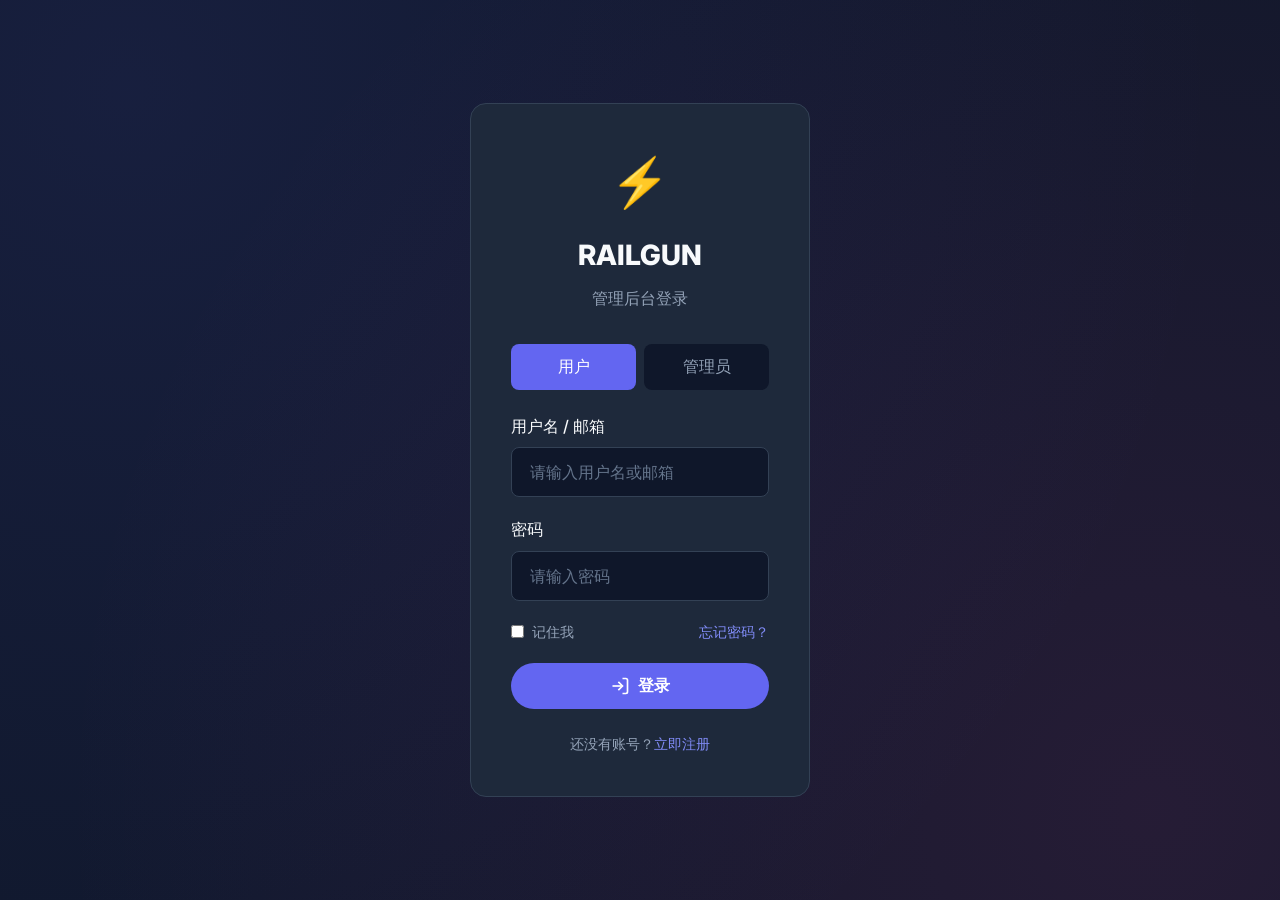
<file: WEBSITE/admin.html>
<!DOCTYPE html>
<html lang="zh-CN">
<head>
    <meta charset="UTF-8">
    <meta name="viewport" content="width=device-width, initial-scale=1.0">
    <title>管理后台 - RAILGUN</title>
    <link rel="stylesheet" href="css/modern.css">
    <link rel="stylesheet" href="css/admin.css">
    <link rel="preconnect" href="https://fonts.googleapis.com">
    <link rel="preconnect" href="https://fonts.gstatic.com" crossorigin>
    <link href="https://fonts.googleapis.com/css2?family=Inter:wght@300;400;500;600;700;800;900&display=swap" rel="stylesheet">
</head>
<body>
    <div id="loginPage" class="admin-login-page">
        <div class="admin-login-container">
            <div class="admin-login-card">
                <div class="admin-login-logo">
                    <div class="logo-icon">⚡</div>
                    <h1>RAILGUN</h1>
                    <p>管理后台登录</p>
                </div>

                <div class="admin-login-tabs">
                    <button class="admin-login-tab active" data-role="user" onclick="selectRole('user')">用户</button>
                    <button class="admin-login-tab" data-role="admin" onclick="selectRole('admin')">管理员</button>
                </div>

                <form id="loginForm">
                    <div class="form-group">
                        <label class="form-label">用户名 / 邮箱</label>
                        <input type="text" id="loginUsername" class="form-input" placeholder="请输入用户名或邮箱" required>
                    </div>
                    <div class="form-group">
                        <label class="form-label">密码</label>
                        <input type="password" id="loginPassword" class="form-input" placeholder="请输入密码" required>
                    </div>
                    <div style="display: flex; justify-content: space-between; align-items: center; margin-bottom: 20px;">
                        <label style="display: flex; align-items: center; gap: 8px; cursor: pointer;">
                            <input type="checkbox" id="rememberMe">
                            <span style="font-size: 14px; color: var(--text-secondary);">记住我</span>
                        </label>
                        <a href="#" style="font-size: 14px; color: var(--primary-light);">忘记密码？</a>
                    </div>
                    <button type="submit" class="btn btn-primary" style="width: 100%;">
                        <svg width="20" height="20" viewBox="0 0 24 24" fill="none" stroke="currentColor" stroke-width="2">
                            <path d="M15 3h4a2 2 0 0 1 2 2v14a2 2 0 0 1-2 2h-4"/>
                            <polyline points="10 17 15 12 10 7"/>
                            <line x1="15" y1="12" x2="3" y2="12"/>
                        </svg>
                        登录
                    </button>
                </form>

                <div class="admin-login-footer">
                    还没有账号？<a href="#" onclick="showRegister()">立即注册</a>
                </div>
            </div>
        </div>
    </div>

    <div id="adminLayout" class="admin-layout" style="display: none;">
        <aside class="admin-sidebar" id="adminSidebar">
            <div class="admin-logo">
                <span class="logo-icon">⚡</span>
                <span class="admin-logo-text">RAILGUN</span>
            </div>

            <nav class="admin-nav">
                <div class="admin-nav-section">
                    <div class="admin-nav-title">概览</div>
                    <div class="admin-nav-item active" data-page="dashboard" onclick="showAdminPage('dashboard')">
                        <svg width="20" height="20" viewBox="0 0 24 24" fill="none" stroke="currentColor" stroke-width="2">
                            <rect x="3" y="3" width="7" height="9"/>
                            <rect x="14" y="3" width="7" height="5"/>
                            <rect x="14" y="12" width="7" height="9"/>
                            <rect x="3" y="16" width="7" height="5"/>
                        </svg>
                        <span>仪表盘</span>
                    </div>
                </div>

                <div class="admin-nav-section user-only-section">
                    <div class="admin-nav-title">个人中心</div>
                    <div class="admin-nav-item" data-page="profile" onclick="showAdminPage('profile')">
                        <svg width="20" height="20" viewBox="0 0 24 24" fill="none" stroke="currentColor" stroke-width="2">
                            <path d="M20 21v-2a4 4 0 0 0-4-4H8a4 4 0 0 0-4 4v2"/>
                            <circle cx="12" cy="7" r="4"/>
                        </svg>
                        <span>我的资料</span>
                    </div>
                    <div class="admin-nav-item" data-page="history" onclick="showAdminPage('history')">
                        <svg width="20" height="20" viewBox="0 0 24 24" fill="none" stroke="currentColor" stroke-width="2">
                            <circle cx="12" cy="12" r="10"/>
                            <polyline points="12 6 12 12 16 14"/>
                        </svg>
                        <span>使用记录</span>
                    </div>
                    <div class="admin-nav-item" data-page="settings" onclick="showAdminPage('settings')">
                        <svg width="20" height="20" viewBox="0 0 24 24" fill="none" stroke="currentColor" stroke-width="2">
                            <circle cx="12" cy="12" r="3"/>
                            <path d="M19.4 15a1.65 1.65 0 0 0 .33 1.82l.06.06a2 2 0 0 1 0 2.83 2 2 0 0 1-2.83 0l-.06-.06a1.65 1.65 0 0 0-1.82-.33 1.65 1.65 0 0 0-1 1.51V21a2 2 0 0 1-2 2 2 2 0 0 1-2-2v-.09A1.65 1.65 0 0 0 9 19.4a1.65 1.65 0 0 0-1.82.33l-.06.06a2 2 0 0 1-2.83 0 2 2 0 0 1 0-2.83l.06-.06a1.65 1.65 0 0 0 .33-1.82 1.65 1.65 0 0 0-1.51-1H3a2 2 0 0 1-2-2 2 2 0 0 1 2-2h.09A1.65 1.65 0 0 0 4.6 9a1.65 1.65 0 0 0-.33-1.82l-.06-.06a2 2 0 0 1 0-2.83 2 2 0 0 1 2.83 0l.06.06a1.65 1.65 0 0 0 1.82.33H9a1.65 1.65 0 0 0 1-1.51V3a2 2 0 0 1 2-2 2 2 0 0 1 2 2v.09a1.65 1.65 0 0 0 1 1.51 1.65 1.65 0 0 0 1.82-.33l.06-.06a2 2 0 0 1 2.83 0 2 2 0 0 1 0 2.83l-.06.06a1.65 1.65 0 0 0-.33 1.82V9a1.65 1.65 0 0 0 1.51 1H21a2 2 0 0 1 2 2 2 2 0 0 1-2 2h-.09a1.65 1.65 0 0 0-1.51 1z"/>
                        </svg>
                        <span>偏好设置</span>
                    </div>
                </div>

                <div class="admin-nav-section admin-only-section" style="display: none;">
                    <div class="admin-nav-title">系统管理</div>
                    <div class="admin-nav-item" data-page="users" onclick="showAdminPage('users')">
                        <svg width="20" height="20" viewBox="0 0 24 24" fill="none" stroke="currentColor" stroke-width="2">
                            <path d="M17 21v-2a4 4 0 0 0-4-4H5a4 4 0 0 0-4 4v2"/>
                            <circle cx="9" cy="7" r="4"/>
                            <path d="M23 21v-2a4 4 0 0 0-3-3.87"/>
                            <path d="M16 3.13a4 4 0 0 1 0 7.75"/>
                        </svg>
                        <span>用户管理</span>
                    </div>
                    <div class="admin-nav-item" data-page="analytics" onclick="showAdminPage('analytics')">
                        <svg width="20" height="20" viewBox="0 0 24 24" fill="none" stroke="currentColor" stroke-width="2">
                            <line x1="18" y1="20" x2="18" y2="10"/>
                            <line x1="12" y1="20" x2="12" y2="4"/>
                            <line x1="6" y1="20" x2="6" y2="14"/>
                        </svg>
                        <span>数据分析</span>
                    </div>
                    <div class="admin-nav-item" data-page="logs" onclick="showAdminPage('logs')">
                        <svg width="20" height="20" viewBox="0 0 24 24" fill="none" stroke="currentColor" stroke-width="2">
                            <path d="M14 2H6a2 2 0 0 0-2 2v16a2 2 0 0 0 2 2h12a2 2 0 0 0 2-2V8z"/>
                            <polyline points="14 2 14 8 20 8"/>
                            <line x1="16" y1="13" x2="8" y2="13"/>
                            <line x1="16" y1="17" x2="8" y2="17"/>
                            <polyline points="10 9 9 9 8 9"/>
                        </svg>
                        <span>操作日志</span>
                    </div>
                    <div class="admin-nav-item" data-page="system" onclick="showAdminPage('system')">
                        <svg width="20" height="20" viewBox="0 0 24 24" fill="none" stroke="currentColor" stroke-width="2">
                            <rect x="2" y="3" width="20" height="14" rx="2" ry="2"/>
                            <line x1="8" y1="21" x2="16" y2="21"/>
                            <line x1="12" y1="17" x2="12" y2="21"/>
                        </svg>
                        <span>系统状态</span>
                    </div>
                    <div class="admin-nav-item" data-page="config" onclick="showAdminPage('config')">
                        <svg width="20" height="20" viewBox="0 0 24 24" fill="none" stroke="currentColor" stroke-width="2">
                            <path d="M12.22 2h-.44a2 2 0 0 0-2 2v.18a2 2 0 0 1-1 1.73l-.43.25a2 2 0 0 1-2 0l-.15-.08a2 2 0 0 0-2.73.73l-.22.38a2 2 0 0 0 .73 2.73l.15.1a2 2 0 0 1 1 1.72v.51a2 2 0 0 1-1 1.74l-.15.09a2 2 0 0 0-.73 2.73l.22.38a2 2 0 0 0 2.73.73l.15-.08a2 2 0 0 1 2 0l.43.25a2 2 0 0 1 1 1.73V20a2 2 0 0 0 2 2h.44a2 2 0 0 0 2-2v-.18a2 2 0 0 1 1-1.73l.43-.25a2 2 0 0 1 2 0l.15.08a2 2 0 0 0 2.73-.73l.22-.39a2 2 0 0 0-.73-2.73l-.15-.08a2 2 0 0 1-1-1.74v-.5a2 2 0 0 1 1-1.74l.15-.09a2 2 0 0 0 .73-2.73l-.22-.38a2 2 0 0 0-2.73-.73l-.15.08a2 2 0 0 1-2 0l-.43-.25a2 2 0 0 1-1-1.73V4a2 2 0 0 0-2-2z"/>
                            <circle cx="12" cy="12" r="3"/>
                        </svg>
                        <span>系统配置</span>
                    </div>
                </div>

                <div class="admin-nav-section">
                    <div class="admin-nav-title">快捷入口</div>
                    <div class="admin-nav-item" onclick="window.open('tools.html', '_blank')">
                        <svg width="20" height="20" viewBox="0 0 24 24" fill="none" stroke="currentColor" stroke-width="2">
                            <circle cx="12" cy="12" r="10"/>
                            <line x1="2" y1="12" x2="22" y2="12"/>
                            <path d="M12 2a15.3 15.3 0 0 1 4 10 15.3 15.3 0 0 1-4 10 15.3 15.3 0 0 1-4-10 15.3 15.3 0 0 1 4-10z"/>
                        </svg>
                        <span>在线工具</span>
                    </div>
                </div>
            </nav>
        </aside>

        <main class="admin-main">
            <header class="admin-header">
                <div class="admin-header-left">
                    <button class="admin-toggle" onclick="toggleSidebar()">
                        <svg width="20" height="20" viewBox="0 0 24 24" fill="none" stroke="currentColor" stroke-width="2">
                            <line x1="3" y1="12" x2="21" y2="12"/>
                            <line x1="3" y1="6" x2="21" y2="6"/>
                            <line x1="3" y1="18" x2="21" y2="18"/>
                        </svg>
                    </button>
                    <div class="admin-breadcrumb">
                        <a href="index.html">首页</a>
                        <span>/</span>
                        <span id="breadcrumbCurrent">仪表盘</span>
                    </div>
                </div>
                <div class="admin-header-right">
                    <div class="admin-search">
                        <svg width="16" height="16" viewBox="0 0 24 24" fill="none" stroke="currentColor" stroke-width="2">
                            <circle cx="11" cy="11" r="8"/>
                            <line x1="21" y1="21" x2="16.65" y2="16.65"/>
                        </svg>
                        <input type="text" placeholder="搜索...">
                    </div>
                    <div class="admin-notifications">
                        <button class="admin-notifications-btn">
                            <svg width="20" height="20" viewBox="0 0 24 24" fill="none" stroke="currentColor" stroke-width="2">
                                <path d="M18 8A6 6 0 0 0 6 8c0 7-3 9-3 9h18s-3-2-3-9"/>
                                <path d="M13.73 21a2 2 0 0 1-3.46 0"/>
                            </svg>
                        </button>
                        <span class="admin-notifications-badge"></span>
                    </div>
                    <div class="admin-user" onclick="showUserMenu()">
                        <div class="admin-user-avatar" id="userAvatar">U</div>
                        <div class="admin-user-info">
                            <div class="admin-user-name" id="userName">用户名</div>
                            <div class="admin-user-role" id="userRole">用户</div>
                        </div>
                    </div>
                </div>
            </header>

            <div class="admin-content">
                <div id="pageDashboard" class="admin-page">
                    <div class="admin-stats">
                        <div class="admin-stat-card">
                            <div class="admin-stat-icon blue">👥</div>
                            <div class="admin-stat-info">
                                <h3 id="totalUsers">1,234</h3>
                                <p>总用户数</p>
                            </div>
                            <span class="admin-stat-trend up">↑ 12%</span>
                        </div>
                        <div class="admin-stat-card">
                            <div class="admin-stat-icon green">🎵</div>
                            <div class="admin-stat-info">
                                <h3 id="totalDownloads">56.7k</h3>
                                <p>音乐下载量</p>
                            </div>
                            <span class="admin-stat-trend up">↑ 8%</span>
                        </div>
                        <div class="admin-stat-card">
                            <div class="admin-stat-icon orange">🤖</div>
                            <div class="admin-stat-info">
                                <h3 id="aiConversations">89.2k</h3>
                                <p>AI 对话次数</p>
                            </div>
                            <span class="admin-stat-trend up">↑ 23%</span>
                        </div>
                        <div class="admin-stat-card">
                            <div class="admin-stat-icon purple">⬇️</div>
                            <div class="admin-stat-info">
                                <h3 id="videoDownloads">12.3k</h3>
                                <p>视频下载量</p>
                            </div>
                            <span class="admin-stat-trend down">↓ 3%</span>
                        </div>
                    </div>

                    <div style="display: grid; grid-template-columns: 2fr 1fr; gap: 24px;">
                        <div class="admin-card">
                            <div class="admin-card-header">
                                <h3 class="admin-card-title">近 7 日活跃度</h3>
                                <select class="form-input" style="width: auto; padding: 6px 12px;">
                                    <option>近 7 天</option>
                                    <option>近 30 天</option>
                                    <option>近 90 天</option>
                                </select>
                            </div>
                            <div class="admin-chart" id="activityChart"></div>
                        </div>
                        <div class="admin-card">
                            <div class="admin-card-header">
                                <h3 class="admin-card-title">最新动态</h3>
                            </div>
                            <div class="admin-logs" id="recentActivity">
                                <div class="admin-log-item">
                                    <span class="admin-log-time">10:23</span>
                                    <div class="admin-log-content">
                                        <div class="admin-log-user">张三</div>
                                        <div class="admin-log-action">下载了音乐《夜空中最亮的星》</div>
                                    </div>
                                    <span class="admin-log-type info">下载</span>
                                </div>
                                <div class="admin-log-item">
                                    <span class="admin-log-time">10:15</span>
                                    <div class="admin-log-content">
                                        <div class="admin-log-user">李四</div>
                                        <div class="admin-log-action">使用了 AI 对话功能</div>
                                    </div>
                                    <span class="admin-log-type success">AI</span>
                                </div>
                                <div class="admin-log-item">
                                    <span class="admin-log-time">09:45</span>
                                    <div class="admin-log-content">
                                        <div class="admin-log-user">王五</div>
                                        <div class="admin-log-action">下载了视频《Python 入门教程》</div>
                                    </div>
                                    <span class="admin-log-type info">下载</span>
                                </div>
                            </div>
                        </div>
                    </div>
                </div>

                <div id="pageUsers" class="admin-page" style="display: none;">
                    <div class="admin-card">
                        <div class="admin-card-header">
                            <h3 class="admin-card-title">用户管理</h3>
                            <div style="display: flex; gap: 12px;">
                                <input type="text" class="form-input" placeholder="搜索用户..." style="width: 200px;">
                                <button class="btn btn-primary" onclick="showAddUserModal()">
                                    <svg width="16" height="16" viewBox="0 0 24 24" fill="none" stroke="currentColor" stroke-width="2">
                                        <line x1="12" y1="5" x2="12" y2="19"/>
                                        <line x1="5" y1="12" x2="19" y2="12"/>
                                    </svg>
                                    添加用户
                                </button>
                            </div>
                        </div>
                        <table class="admin-table">
                            <thead>
                                <tr>
                                    <th>用户</th>
                                    <th>邮箱</th>
                                    <th>角色</th>
                                    <th>状态</th>
                                    <th>注册时间</th>
                                    <th>操作</th>
                                </tr>
                            </thead>
                            <tbody id="usersTableBody">
                                <tr>
                                    <td>
                                        <div class="admin-user-cell">
                                            <div class="avatar">张</div>
                                            <span>张三</span>
                                        </div>
                                    </td>
                                    <td>zhangsan@example.com</td>
                                    <td><span class="badge badge-primary">管理员</span></td>
                                    <td><span class="admin-status active">●</span> 正常</td>
                                    <td>2026-01-15</td>
                                    <td>
                                        <div class="admin-actions">
                                            <button class="admin-action-btn edit" title="编辑">
                                                <svg width="16" height="16" viewBox="0 0 24 24" fill="none" stroke="currentColor" stroke-width="2">
                                                    <path d="M11 4H4a2 2 0 0 0-2 2v14a2 2 0 0 0 2 2h14a2 2 0 0 0 2-2v-7"/>
                                                    <path d="M18.5 2.5a2.121 2.121 0 0 1 3 3L12 15l-4 1 1-4 9.5-9.5z"/>
                                                </svg>
                                            </button>
                                            <button class="admin-action-btn delete" title="删除">
                                                <svg width="16" height="16" viewBox="0 0 24 24" fill="none" stroke="currentColor" stroke-width="2">
                                                    <polyline points="3 6 5 6 21 6"/>
                                                    <path d="M19 6v14a2 2 0 0 1-2 2H7a2 2 0 0 1-2-2V6m3 0V4a2 2 0 0 1 2-2h4a2 2 0 0 1 2 2v2"/>
                                                </svg>
                                            </button>
                                        </div>
                                    </td>
                                </tr>
                                <tr>
                                    <td>
                                        <div class="admin-user-cell">
                                            <div class="avatar">李</div>
                                            <span>李四</span>
                                        </div>
                                    </td>
                                    <td>lisi@example.com</td>
                                    <td><span class="badge" style="background: var(--bg-elevated); color: var(--text-secondary);">用户</span></td>
                                    <td><span class="admin-status active">●</span> 正常</td>
                                    <td>2026-02-01</td>
                                    <td>
                                        <div class="admin-actions">
                                            <button class="admin-action-btn edit" title="编辑">
                                                <svg width="16" height="16" viewBox="0 0 24 24" fill="none" stroke="currentColor" stroke-width="2">
                                                    <path d="M11 4H4a2 2 0 0 0-2 2v14a2 2 0 0 0 2 2h14a2 2 0 0 0 2-2v-7"/>
                                                    <path d="M18.5 2.5a2.121 2.121 0 0 1 3 3L12 15l-4 1 1-4 9.5-9.5z"/>
                                                </svg>
                                            </button>
                                            <button class="admin-action-btn delete" title="删除">
                                                <svg width="16" height="16" viewBox="0 0 24 24" fill="none" stroke="currentColor" stroke-width="2">
                                                    <polyline points="3 6 5 6 21 6"/>
                                                    <path d="M19 6v14a2 2 0 0 1-2 2H7a2 2 0 0 1-2-2V6m3 0V4a2 2 0 0 1 2-2h4a2 2 0 0 1 2 2v2"/>
                                                </svg>
                                            </button>
                                        </div>
                                    </td>
                                </tr>
                            </tbody>
                        </table>
                        <div class="admin-pagination">
                            <div class="admin-pagination-info">显示 1-10 条，共 1234 条</div>
                            <div class="admin-pagination-buttons">
                                <button class="admin-pagination-btn">上一页</button>
                                <button class="admin-pagination-btn active">1</button>
                                <button class="admin-pagination-btn">2</button>
                                <button class="admin-pagination-btn">3</button>
                                <button class="admin-pagination-btn">...</button>
                                <button class="admin-pagination-btn">124</button>
                                <button class="admin-pagination-btn">下一页</button>
                            </div>
                        </div>
                    </div>
                </div>

                <div id="pageProfile" class="admin-page" style="display: none;">
                    <div class="admin-card" style="max-width: 600px;">
                        <div class="admin-card-header">
                            <h3 class="admin-card-title">个人资料</h3>
                        </div>
                        <div style="padding: 24px;">
                            <div style="display: flex; align-items: center; gap: 20px; margin-bottom: 32px;">
                                <div class="admin-user-avatar" style="width: 80px; height: 80px; font-size: 32px;" id="profileAvatar">U</div>
                                <div>
                                    <button class="btn btn-secondary btn-sm">更换头像</button>
                                    <p style="font-size: 12px; color: var(--text-muted); margin-top: 8px;">支持 JPG、PNG 格式，大小不超过 2MB</p>
                                </div>
                            </div>
                            <div class="admin-settings-grid">
                                <div class="form-group">
                                    <label class="form-label">用户名</label>
                                    <input type="text" class="form-input" id="profileUsername" value="用户名">
                                </div>
                                <div class="form-group">
                                    <label class="form-label">显示名称</label>
                                    <input type="text" class="form-input" id="profileDisplayName" value="显示名称">
                                </div>
                                <div class="form-group">
                                    <label class="form-label">邮箱</label>
                                    <input type="email" class="form-input" id="profileEmail" value="user@example.com">
                                </div>
                                <div class="form-group">
                                    <label class="form-label">手机号码</label>
                                    <input type="tel" class="form-input" id="profilePhone" placeholder="请输入手机号码">
                                </div>
                            </div>
                            <div style="margin-top: 24px;">
                                <button class="btn btn-primary">保存修改</button>
                            </div>
                        </div>
                    </div>
                </div>

                <div id="pageAnalytics" class="admin-page" style="display: none;">
                    <div class="admin-card">
                        <div class="admin-card-header">
                            <h3 class="admin-card-title">数据分析</h3>
                            <select class="form-input" style="width: auto;">
                                <option>最近 7 天</option>
                                <option>最近 30 天</option>
                                <option>最近 90 天</option>
                                <option>自定义</option>
                            </select>
                        </div>
                        <div style="padding: 24px;">
                            <div id="analyticsChart" class="admin-chart" style="height: 400px;"></div>
                        </div>
                    </div>
                </div>

                <div id="pageLogs" class="admin-page" style="display: none;">
                    <div class="admin-card">
                        <div class="admin-card-header">
                            <h3 class="admin-card-title">操作日志</h3>
                            <div style="display: flex; gap: 12px;">
                                <select class="form-input" style="width: auto;">
                                    <option>全部类型</option>
                                    <option>用户登录</option>
                                    <option>下载记录</option>
                                    <option>AI 对话</option>
                                    <option>系统操作</option>
                                </select>
                                <input type="date" class="form-input" style="width: auto;">
                            </div>
                        </div>
                        <table class="admin-table">
                            <thead>
                                <tr>
                                    <th>时间</th>
                                    <th>用户</th>
                                    <th>操作</th>
                                    <th>详情</th>
                                    <th>IP 地址</th>
                                </tr>
                            </thead>
                            <tbody id="logsTableBody">
                                <tr>
                                    <td>2026-02-15 10:23:45</td>
                                    <td>张三</td>
                                    <td><span class="admin-log-type info">登录</span></td>
                                    <td>用户登录成功</td>
                                    <td>192.168.1.100</td>
                                </tr>
                                <tr>
                                    <td>2026-02-15 10:22:18</td>
                                    <td>李四</td>
                                    <td><span class="admin-log-type success">下载</span></td>
                                    <td>下载音乐: 夜空中最亮的星</td>
                                    <td>192.168.1.101</td>
                                </tr>
                            </tbody>
                        </table>
                        <div class="admin-pagination">
                            <div class="admin-pagination-info">显示 1-10 条，共 5678 条</div>
                            <div class="admin-pagination-buttons">
                                <button class="admin-pagination-btn">上一页</button>
                                <button class="admin-pagination-btn active">1</button>
                                <button class="admin-pagination-btn">下一页</button>
                            </div>
                        </div>
                    </div>
                </div>

                <div id="pageConfig" class="admin-page" style="display: none;">
                    <div class="admin-card">
                        <div class="admin-card-header">
                            <h3 class="admin-card-title">系统配置</h3>
                        </div>
                        <div class="admin-settings-section">
                            <h4 class="admin-settings-title">基本设置</h4>
                            <div class="admin-settings-grid">
                                <div class="form-group">
                                    <label class="form-label">网站名称</label>
                                    <input type="text" class="form-input" value="RAILGUN">
                                </div>
                                <div class="form-group">
                                    <label class="form-label">网站 URL</label>
                                    <input type="url" class="form-input" value="http://localhost:5000">
                                </div>
                            </div>
                        </div>
                        <div class="admin-settings-section">
                            <h4 class="admin-settings-title">功能开关</h4>
                            <div class="admin-form-toggle">
                                <span>允许新用户注册</span>
                                <div class="admin-toggle-switch active" onclick="this.classList.toggle('active')"></div>
                            </div>
                            <div class="admin-form-toggle">
                                <span>启用 AI 对话功能</span>
                                <div class="admin-toggle-switch active" onclick="this.classList.toggle('active')"></div>
                            </div>
                            <div class="admin-form-toggle">
                                <span>启用下载功能</span>
                                <div class="admin-toggle-switch active" onclick="this.classList.toggle('active')"></div>
                            </div>
                            <div class="admin-form-toggle">
                                <span>启用宏控制功能</span>
                                <div class="admin-toggle-switch" onclick="this.classList.toggle('active')"></div>
                            </div>
                        </div>
                        <div style="padding: 24px;">
                            <button class="btn btn-primary">保存配置</button>
                        </div>
                    </div>
                </div>

                <div id="pageSettings" class="admin-page" style="display: none;">
                    <div class="admin-card" style="max-width: 600px;">
                        <div class="admin-card-header">
                            <h3 class="admin-card-title">偏好设置</h3>
                        </div>
                        <div class="admin-settings-section">
                            <h4 class="admin-settings-title">显示设置</h4>
                            <div class="admin-form-toggle">
                                <span>深色模式</span>
                                <div class="admin-toggle-switch active" onclick="this.classList.toggle('active')"></div>
                            </div>
                            <div class="admin-form-toggle">
                                <span>显示动画效果</span>
                                <div class="admin-toggle-switch active" onclick="this.classList.toggle('active')"></div>
                            </div>
                        </div>
                        <div class="admin-settings-section">
                            <h4 class="admin-settings-title">通知设置</h4>
                            <div class="admin-form-toggle">
                                <span>邮件通知</span>
                                <div class="admin-toggle-switch" onclick="this.classList.toggle('active')"></div>
                            </div>
                            <div class="admin-form-toggle">
                                <span>下载完成提醒</span>
                                <div class="admin-toggle-switch active" onclick="this.classList.toggle('active')"></div>
                            </div>
                        </div>
                        <div style="padding: 24px;">
                            <button class="btn btn-primary">保存设置</button>
                        </div>
                    </div>
                </div>

                <div id="pageHistory" class="admin-page" style="display: none;">
                    <div class="admin-card">
                        <div class="admin-card-header">
                            <h3 class="admin-card-title">使用记录</h3>
                        </div>
                        <table class="admin-table">
                            <thead>
                                <tr>
                                    <th>时间</th>
                                    <th>类型</th>
                                    <th>内容</th>
                                    <th>状态</th>
                                </tr>
                            </thead>
                            <tbody id="historyTableBody">
                                <tr>
                                    <td>2026-02-15 10:23:45</td>
                                    <td><span class="admin-log-type success">音乐</span></td>
                                    <td>下载《夜空中最亮的星》</td>
                                    <td><span class="admin-status active">完成</span></td>
                                </tr>
                                <tr>
                                    <td>2026-02-15 09:15:22</td>
                                    <td><span class="admin-log-type info">AI</span></td>
                                    <td>AI 对话：帮我写一段代码</td>
                                    <td><span class="admin-status active">完成</span></td>
                                </tr>
                            </tbody>
                        </table>
                    </div>
                </div>

                <div id="pageSystem" class="admin-page" style="display: none;">
                    <div class="admin-stats">
                        <div class="admin-stat-card">
                            <div class="admin-stat-icon green">💾</div>
                            <div class="admin-stat-info">
                                <h3 id="systemMemory">45%</h3>
                                <p>内存使用</p>
                            </div>
                        </div>
                        <div class="admin-stat-card">
                            <div class="admin-stat-icon blue">🔲</div>
                            <div class="admin-stat-info">
                                <h3 id="systemCPU">32%</h3>
                                <p>CPU 使用</p>
                            </div>
                        </div>
                        <div class="admin-stat-card">
                            <div class="admin-stat-icon purple">📦</div>
                            <div class="admin-stat-info">
                                <h3 id="systemStorage">2.4 GB</h3>
                                <p>存储使用</p>
                            </div>
                        </div>
                        <div class="admin-stat-card">
                            <div class="admin-stat-icon orange">🟢</div>
                            <div class="admin-stat-info">
                                <h3 id="systemUptime">99.9%</h3>
                                <p>运行时间</p>
                            </div>
                        </div>
                    </div>

                    <div class="admin-card">
                        <div class="admin-card-header">
                            <h3 class="admin-card-title">系统信息</h3>
                        </div>
                        <div style="padding: 24px;">
                            <div style="display: grid; grid-template-columns: repeat(auto-fit, minmax(200px, 1fr)); gap: 20px;">
                                <div>
                                    <p style="color: var(--text-muted); font-size: 14px;">版本号</p>
                                    <p style="font-weight: 600;">v2.5.0</p>
                                </div>
                                <div>
                                    <p style="color: var(--text-muted); font-size: 14px;">Python 版本</p>
                                    <p style="font-weight: 600;">3.13.0</p>
                                </div>
                                <div>
                                    <p style="color: var(--text-muted); font-size: 14px;">Flask 版本</p>
                                    <p style="font-weight: 600;">3.0.0</p>
                                </div>
                                <div>
                                    <p style="color: var(--text-muted); font-size: 14px;">运行时长</p>
                                    <p style="font-weight: 600;">5 天 12 小时</p>
                                </div>
                            </div>
                        </div>
                    </div>
                </div>
            </div>
        </main>
    </div>

    <div class="admin-modal" id="addUserModal">
        <div class="admin-modal-content">
            <div class="admin-modal-header">
                <h3 class="admin-modal-title">添加用户</h3>
                <button class="admin-modal-close" onclick="closeModal('addUserModal')">
                    <svg width="20" height="20" viewBox="0 0 24 24" fill="none" stroke="currentColor" stroke-width="2">
                        <line x1="18" y1="6" x2="6" y2="18"/>
                        <line x1="6" y1="6" x2="18" y2="18"/>
                    </svg>
                </button>
            </div>
            <div class="admin-modal-body">
                <div class="form-group">
                    <label class="form-label">用户名</label>
                    <input type="text" class="form-input" placeholder="请输入用户名">
                </div>
                <div class="form-group">
                    <label class="form-label">邮箱</label>
                    <input type="email" class="form-input" placeholder="请输入邮箱">
                </div>
                <div class="form-group">
                    <label class="form-label">密码</label>
                    <input type="password" class="form-input" placeholder="请输入密码">
                </div>
                <div class="form-group">
                    <label class="form-label">角色</label>
                    <select class="form-input">
                        <option value="user">普通用户</option>
                        <option value="admin">管理员</option>
                    </select>
                </div>
            </div>
            <div class="admin-modal-footer">
                <button class="btn btn-secondary" onclick="closeModal('addUserModal')">取消</button>
                <button class="btn btn-primary" onclick="addUser()">添加</button>
            </div>
        </div>
    </div>

    <script src="js/app.js"></script>
    <script src="js/admin.js"></script>
</body>
</html>
</file>
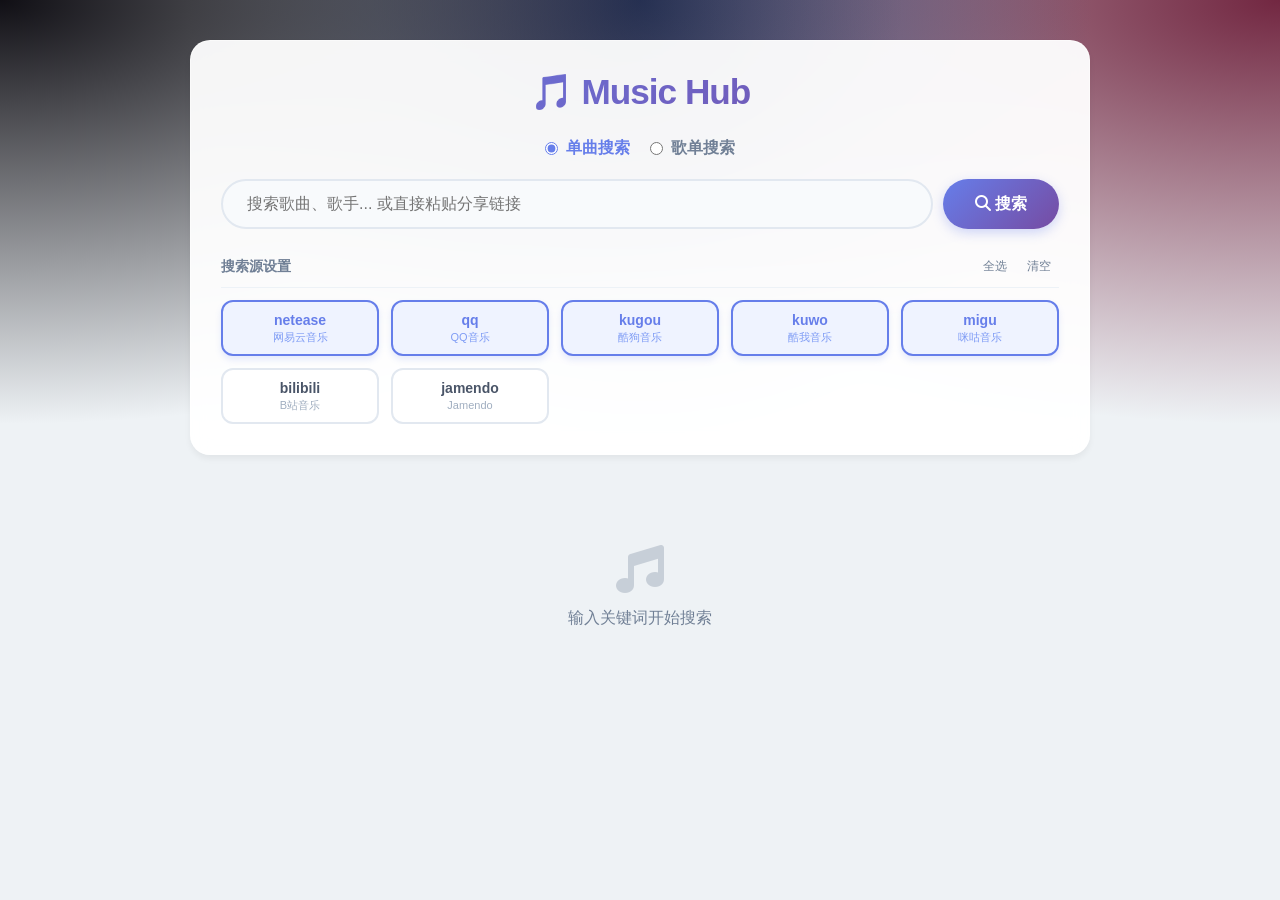
<file: web/templates/music.html>
<!DOCTYPE html>
<html lang="zh-CN">
<head>
    <meta charset="UTF-8">
    <meta name="viewport" content="width=device-width, initial-scale=1.0">
    <title>Music Hub - 聚合搜索与解析</title>
    <link rel="stylesheet" href="https://cdnjs.cloudflare.com/ajax/libs/font-awesome/6.4.0/css/all.min.css">
    <style>
        :root {
            --primary-color: #667eea;
            --primary-gradient: linear-gradient(135deg, #667eea 0%, #764ba2 100%);
            --bg-color: #f5f7fa;
            --card-bg: #ffffff;
            --text-main: #2d3748;
            --text-sub: #718096;
            --shadow: 0 4px 6px rgba(0, 0, 0, 0.05);
            --shadow-active: 0 10px 15px -3px rgba(102, 126, 234, 0.2);
            --error-color: #e53e3e;
            --btn-switch-bg: #fff7ed;
            --btn-switch-text: #9a3412;
            --btn-switch-border: #fed7aa;
            --btn-dl-bg: #ebf8ff;
            --btn-dl-text: #2b6cb0;
            --btn-dl-border: #bee3f8;
        }

        * {
            margin: 0;
            padding: 0;
            box-sizing: border-box;
        }

        body {
            font-family: -apple-system, BlinkMacSystemFont, "Segoe UI", Roboto, "Microsoft YaHei", sans-serif;
            background: #eef2f5;
            background-image: 
                radial-gradient(at 0% 0%, hsla(253,16%,7%,1) 0, transparent 50%), 
                radial-gradient(at 50% 0%, hsla(225,39%,30%,1) 0, transparent 50%), 
                radial-gradient(at 100% 0%, hsla(339,49%,30%,1) 0, transparent 50%);
            background-size: 100% 600px;
            background-repeat: no-repeat;
            color: var(--text-main);
            padding: 40px 20px 150px;
            min-height: 100vh;
        }

        .container {
            width: 100%;
            max-width: 900px;
            margin: 0 auto;
        }

        .search-box {
            background: rgba(255, 255, 255, 0.95);
            backdrop-filter: blur(10px);
            padding: 30px;
            border-radius: 20px;
            box-shadow: var(--shadow);
            margin-bottom: 30px;
            border: 1px solid rgba(255,255,255,0.5);
        }

        h1 {
            text-align: center;
            margin: 0 0 25px 0;
            font-size: 2.2rem;
            font-weight: 800;
            letter-spacing: -1px;
            background: var(--primary-gradient);
            -webkit-background-clip: text;
            -webkit-text-fill-color: transparent;
            background-clip: text;
        }

        .search-type-switch {
            display: flex;
            justify-content: center;
            gap: 20px;
            margin-bottom: 20px;
        }

        .type-option {
            display: flex;
            align-items: center;
            gap: 8px;
            cursor: pointer;
            font-weight: 600;
            color: var(--text-sub);
            transition: color 0.2s;
        }

        .type-option input {
            margin: 0;
            cursor: pointer;
            accent-color: var(--primary-color);
        }

        .type-option:hover {
            color: var(--primary-color);
        }

        .type-option input:checked + span {
            color: var(--primary-color);
        }

        .input-group {
            display: flex;
            gap: 10px;
            margin-bottom: 25px;
        }

        input[type="text"] {
            flex: 1;
            padding: 14px 24px;
            border: 2px solid #e2e8f0;
            border-radius: 50px;
            font-size: 16px;
            outline: none;
            transition: all 0.3s;
            background: #f8fafc;
            min-width: 0;
        }

        input[type="text"]:focus {
            border-color: var(--primary-color);
            background: #fff;
            box-shadow: 0 0 0 4px rgba(102, 126, 234, 0.15);
        }

        .search-btn {
            padding: 0 32px;
            border: none;
            border-radius: 50px;
            background: var(--primary-gradient);
            color: white;
            font-size: 16px;
            font-weight: 600;
            cursor: pointer;
            transition: all 0.2s;
            box-shadow: 0 4px 12px rgba(102, 126, 234, 0.3);
            flex-shrink: 0;
        }

        .search-btn:hover {
            transform: translateY(-2px);
            box-shadow: 0 6px 16px rgba(102, 126, 234, 0.4);
        }

        .search-btn:disabled {
            opacity: 0.6;
            cursor: not-allowed;
            transform: none;
        }

        .error-msg {
            background: #fff5f5;
            color: var(--error-color);
            padding: 12px;
            border-radius: 8px;
            margin-bottom: 20px;
            border: 1px solid #fed7d7;
            text-align: center;
            font-size: 14px;
            display: none;
        }

        .source-header {
            display: flex;
            justify-content: space-between;
            align-items: center;
            margin-bottom: 12px;
            padding-bottom: 8px;
            border-bottom: 1px solid #edf2f7;
        }

        .source-title {
            font-weight: 700;
            color: var(--text-sub);
            font-size: 0.9rem;
        }

        .ctrl-btn {
            background: none;
            border: none;
            color: var(--text-sub);
            font-size: 12px;
            cursor: pointer;
            padding: 4px 8px;
            border-radius: 6px;
            transition: all 0.2s;
        }

        .ctrl-btn:hover {
            background: #edf2f7;
            color: var(--primary-color);
        }

        .source-grid {
            display: grid;
            grid-template-columns: repeat(auto-fill, minmax(140px, 1fr));
            gap: 12px;
        }

        .source-checkbox {
            display: none;
        }

        .source-card {
            background: #fff;
            border: 2px solid #e2e8f0;
            border-radius: 12px;
            padding: 10px 8px;
            cursor: pointer;
            transition: all 0.2s;
            position: relative;
            overflow: hidden;
            display: flex;
            flex-direction: column;
            align-items: center;
            text-align: center;
        }

        .source-name {
            font-size: 14px;
            font-weight: 700;
            color: #4a5568;
            margin-bottom: 3px;
        }

        .source-desc {
            font-size: 11px;
            color: #a0aec0;
            line-height: 1.2;
            font-weight: 400;
        }

        .source-checkbox:checked + .source-card {
            border-color: var(--primary-color);
            background: #eff3ff;
            box-shadow: 0 4px 6px rgba(102, 126, 234, 0.15);
        }

        .source-checkbox:checked + .source-card .source-name {
            color: var(--primary-color);
        }

        .source-checkbox:checked + .source-card .source-desc {
            color: #7f9cf5;
        }

        .list-header {
            display: flex;
            justify-content: space-between;
            align-items: center;
            margin-bottom: 15px;
            padding: 10px 12px;
            background: rgba(255, 255, 255, 0.85);
            border: 1px solid #edf2f7;
            border-radius: 12px;
            box-shadow: var(--shadow);
        }

        .result-count {
            color: var(--text-main);
            font-size: 14px;
            font-weight: 700;
            display: flex;
            align-items: center;
            gap: 8px;
        }

        .result-count .count {
            color: var(--primary-color);
        }

        .result-list {
            list-style: none;
            padding: 0;
            display: flex;
            flex-direction: column;
            gap: 15px;
        }

        .song-card {
            background: #fff;
            padding: 15px;
            border-radius: 16px;
            box-shadow: var(--shadow);
            display: flex;
            align-items: center;
            transition: all 0.2s ease;
            position: relative;
            z-index: 5;
            border: 2px solid transparent;
        }

        .song-card:hover {
            transform: translateY(-3px);
            box-shadow: var(--shadow-active);
        }

        .song-card.selected {
            border-color: var(--primary-color);
            background: #f7fafc;
        }

        .cover-wrapper {
            width: 64px;
            height: 64px;
            border-radius: 10px;
            overflow: hidden;
            flex-shrink: 0;
            margin-right: 15px;
            background: #eee;
        }

        .cover-wrapper img {
            width: 100%;
            height: 100%;
            object-fit: cover;
        }

        .song-info {
            flex: 1;
            min-width: 0;
            margin-right: 10px;
        }

        .song-info h3 {
            margin: 0 0 6px;
            font-size: 16px;
            font-weight: 600;
            white-space: nowrap;
            overflow: hidden;
            text-overflow: ellipsis;
        }

        .artist-line {
            font-size: 13px;
            color: var(--text-sub);
            margin-bottom: 8px;
        }

        .tags {
            display: flex;
            gap: 6px;
        }

        .tag {
            font-size: 10px;
            padding: 3px 8px;
            border-radius: 6px;
            background: #edf2f7;
            color: #718096;
            font-weight: 600;
        }

        .tag-src {
            background: #ebf8ff;
            color: #3182ce;
            text-transform: uppercase;
        }

        .tag-loading {
            color: #d69e2e;
        }

        .tag-success {
            color: #38a169;
        }

        .tag-fail {
            color: #e53e3e;
        }

        .actions {
            display: flex;
            gap: 8px;
        }

        .btn-circle {
            width: 36px;
            height: 36px;
            border-radius: 50%;
            border: none;
            display: flex;
            align-items: center;
            justify-content: center;
            cursor: pointer;
            transition: all 0.2s;
            text-decoration: none;
            position: relative;
            z-index: 10;
            font-size: 14px;
        }

        .btn-play {
            background: var(--primary-gradient);
            color: white;
            box-shadow: 0 4px 10px rgba(102, 126, 234, 0.3);
        }

        .btn-play:hover {
            transform: scale(1.1);
        }

        .btn-dl {
            background: #f7fafc;
            color: var(--text-sub);
            border: 1px solid #e2e8f0;
        }

        .btn-dl:hover {
            border-color: var(--primary-color);
            color: var(--primary-color);
        }

        .no-results {
            text-align: center;
            padding: 60px;
            color: var(--text-sub);
        }

        .loading {
            text-align: center;
            padding: 40px;
            color: var(--text-sub);
        }

        .loading i {
            font-size: 24px;
            color: var(--primary-color);
            animation: spin 1s linear infinite;
        }

        @keyframes spin {
            from { transform: rotate(0deg); }
            to { transform: rotate(360deg); }
        }

        .batch-toolbar {
            display: none;
            background: #fff;
            padding: 15px 20px;
            border-radius: 16px;
            box-shadow: var(--shadow);
            border: 2px solid var(--primary-color);
            margin-bottom: 20px;
            flex-wrap: wrap;
            gap: 15px;
            align-items: center;
            justify-content: space-between;
            animation: slideDown 0.3s ease-out;
        }

        @keyframes slideDown {
            from { opacity: 0; transform: translateY(-10px); }
            to { opacity: 1; transform: translateY(0); }
        }

        .batch-toolbar.active {
            display: flex;
        }

        .batch-info {
            font-size: 14px;
            font-weight: 600;
            color: var(--text-main);
            display: flex;
            align-items: center;
            gap: 12px;
        }

        .batch-actions {
            display: flex;
            gap: 10px;
            flex-wrap: wrap;
        }

        .btn-pill {
            padding: 8px 18px;
            border-radius: 20px;
            font-size: 14px;
            font-weight: 600;
            cursor: pointer;
            transition: all 0.2s;
            display: flex;
            align-items: center;
            gap: 6px;
            border: 1px solid transparent;
        }

        .btn-pill-primary {
            background: var(--primary-color);
            color: white;
        }

        .btn-pill-primary:hover {
            background: #5a67d8;
            transform: translateY(-1px);
        }

        .btn-pill-dl {
            background: var(--btn-dl-bg);
            color: var(--btn-dl-text);
            border-color: var(--btn-dl-border);
        }

        .btn-pill-dl:hover:not(:disabled) {
            border-color: #3182ce;
            background: #ebf8ff;
        }

        .btn-pill:disabled {
            opacity: 0.6;
            cursor: not-allowed;
            filter: grayscale(0.8);
        }

        @media (max-width: 768px) {
            body {
                padding: 0 0 200px 0;
                background-size: 100% 400px;
            }

            .container {
                padding: 0;
                width: 100%;
            }

            .search-box {
                padding: 20px 15px;
                border-radius: 0 0 20px 20px;
                margin-bottom: 20px;
                border-left: none;
                border-right: none;
                border-top: none;
            }

            h1 {
                font-size: 1.8rem;
                margin-bottom: 20px;
            }

            .input-group {
                margin-bottom: 15px;
                flex-direction: column;
            }

            .search-btn {
                width: 100%;
                height: 44px;
            }

            .source-grid {
                grid-template-columns: repeat(auto-fill, minmax(85px, 1fr));
                gap: 8px;
            }

            .source-card {
                padding: 8px 4px;
                min-height: 40px;
                justify-content: center;
            }

            .source-name {
                font-size: 12px;
            }

            .source-desc {
                display: none;
            }

            .result-list {
                padding: 0 12px;
                gap: 12px;
            }

            .song-card {
                margin: 0;
                padding: 12px;
                border-radius: 12px;
                align-items: flex-start;
            }

            .cover-wrapper {
                width: 54px;
                height: 54px;
                margin-right: 12px;
                border-radius: 8px;
            }

            .song-info h3 {
                font-size: 15px;
                margin-bottom: 4px;
                max-width: 100%;
                white-space: normal;
            }

            .artist-line {
                font-size: 12px;
                margin-bottom: 6px;
                white-space: nowrap;
                overflow: hidden;
                text-overflow: ellipsis;
                max-width: 180px;
            }

            .tags {
                flex-wrap: wrap;
            }

            .tag {
                padding: 2px 5px;
            }

            .actions {
                display: grid;
                grid-template-columns: repeat(2, 34px);
                grid-auto-rows: 34px;
                gap: 8px;
                flex-shrink: 0;
                justify-content: flex-end;
            }

            .btn-circle {
                width: 34px;
                height: 34px;
                font-size: 13px;
            }

            .batch-toolbar {
                padding: 12px;
                border-radius: 12px;
                flex-direction: column;
                align-items: stretch;
            }

            .batch-info {
                justify-content: center;
                flex-wrap: wrap;
            }

            .batch-actions {
                flex-direction: column;
                justify-content: flex-start;
            }

            .btn-pill {
                width: 100%;
                justify-content: center;
            }
        }
    </style>
</head>
<body>
    <div class="container">
        <div class="search-box">
            <h1>🎵 Music Hub</h1>
            
            <div class="search-type-switch">
                <label class="type-option">
                    <input type="radio" name="type" value="song" checked> 
                    <span>单曲搜索</span>
                </label>
                <label class="type-option">
                    <input type="radio" name="type" value="playlist"> 
                    <span>歌单搜索</span>
                </label>
            </div>

            <div class="input-group">
                <input type="text" id="search-input" placeholder="搜索歌曲、歌手... 或直接粘贴分享链接" required autocomplete="off">
                <button type="button" class="search-btn" id="search-btn" onclick="doSearch()">
                    <i class="fas fa-magnifying-glass"></i> 搜索
                </button>
            </div>

            <div class="source-selector">
                <div class="source-header">
                    <span class="source-title">搜索源设置</span>
                    <div>
                        <button type="button" class="ctrl-btn" onclick="selectAll()">全选</button>
                        <button type="button" class="ctrl-btn" onclick="clearAll()">清空</button>
                    </div>
                </div>
                
                <div class="source-grid" id="source-grid">
                    <label>
                        <input type="checkbox" name="sources" value="netease" class="source-checkbox" checked> 
                        <div class="source-card">
                            <div class="source-name">netease</div>
                            <div class="source-desc">网易云音乐</div>
                        </div>
                    </label>
                    
                    <label>
                        <input type="checkbox" name="sources" value="qq" class="source-checkbox" checked> 
                        <div class="source-card">
                            <div class="source-name">qq</div>
                            <div class="source-desc">QQ音乐</div>
                        </div>
                    </label>
                    
                    <label>
                        <input type="checkbox" name="sources" value="kugou" class="source-checkbox" checked> 
                        <div class="source-card">
                            <div class="source-name">kugou</div>
                            <div class="source-desc">酷狗音乐</div>
                        </div>
                    </label>
                    
                    <label>
                        <input type="checkbox" name="sources" value="kuwo" class="source-checkbox" checked> 
                        <div class="source-card">
                            <div class="source-name">kuwo</div>
                            <div class="source-desc">酷我音乐</div>
                        </div>
                    </label>
                    
                    <label>
                        <input type="checkbox" name="sources" value="migu" class="source-checkbox" checked> 
                        <div class="source-card">
                            <div class="source-name">migu</div>
                            <div class="source-desc">咪咕音乐</div>
                        </div>
                    </label>
                    
                    <label>
                        <input type="checkbox" name="sources" value="bilibili" class="source-checkbox"> 
                        <div class="source-card">
                            <div class="source-name">bilibili</div>
                            <div class="source-desc">B站音乐</div>
                        </div>
                    </label>
                    
                    <label>
                        <input type="checkbox" name="sources" value="jamendo" class="source-checkbox"> 
                        <div class="source-card">
                            <div class="source-name">jamendo</div>
                            <div class="source-desc">Jamendo</div>
                        </div>
                    </label>
                </div>
            </div>
        </div>

        <div id="error-msg" class="error-msg"></div>

        <div id="batch-toolbar" class="batch-toolbar">
            <div class="batch-info">
                <span>已选择 <span id="selected-count">0</span> 首</span>
            </div>
            <div class="batch-actions">
                <button class="btn-pill btn-pill-dl" onclick="batchDownload()">
                    <i class="fas fa-download"></i> 批量下载
                </button>
                <button class="btn-pill btn-pill-primary" onclick="clearSelection()">
                    <i class="fas fa-times"></i> 取消选择
                </button>
            </div>
        </div>

        <div id="results-container">
            <div class="no-results">
                <i class="fas fa-music" style="font-size: 48px; margin-bottom: 15px; opacity: 0.3;"></i>
                <p>输入关键词开始搜索</p>
            </div>
        </div>
    </div>

    <script>
        const API_BASE = 'http://localhost:5000/api/music';
        let currentResults = [];
        let selectedSongs = new Set();

        document.getElementById('search-input').addEventListener('keypress', function(e) {
            if (e.key === 'Enter') {
                doSearch();
            }
        });

        function getSelectedPlatforms() {
            const checkboxes = document.querySelectorAll('input[name="sources"]:checked');
            return Array.from(checkboxes).map(cb => cb.value);
        }

        function selectAll() {
            document.querySelectorAll('.source-checkbox').forEach(cb => cb.checked = true);
        }

        function clearAll() {
            document.querySelectorAll('.source-checkbox').forEach(cb => cb.checked = false);
        }

        function showError(msg) {
            const errorDiv = document.getElementById('error-msg');
            errorDiv.textContent = msg;
            errorDiv.style.display = 'flex';
            setTimeout(() => {
                errorDiv.style.display = 'none';
            }, 5000);
        }

        function showLoading() {
            document.getElementById('results-container').innerHTML = `
                <div class="loading">
                    <i class="fas fa-spinner"></i>
                    <p>搜索中...</p>
                </div>
            `;
        }

        function formatDuration(seconds) {
            const mins = Math.floor(seconds / 60);
            const secs = seconds % 60;
            return `${mins.toString().padStart(2, '0')}:${secs.toString().padStart(2, '0')}`;
        }

        function renderResults(results) {
            currentResults = results;
            const container = document.getElementById('results-container');
            
            if (results.length === 0) {
                container.innerHTML = `
                    <div class="no-results">
                        <i class="fas fa-search" style="font-size: 48px; margin-bottom: 15px; opacity: 0.3;"></i>
                        <p>未找到相关歌曲</p>
                    </div>
                `;
                return;
            }

            let html = `
                <div class="list-header">
                    <div class="result-count">
                        找到 <span class="count">${results.length}</span> 首歌曲
                    </div>
                </div>
                <ul class="result-list">
            `;

            results.forEach((song, index) => {
                const isSelected = selectedSongs.has(index);
                html += `
                    <li class="song-card ${isSelected ? 'selected' : ''}" data-index="${index}">
                        <div class="cover-wrapper">
                            <img src="${song.picUrl || 'https://via.placeholder.com/64'}" alt="封面" onerror="this.src='https://via.placeholder.com/64'">
                        </div>
                        <div class="song-info">
                            <h3>${song.title}</h3>
                            <div class="artist-line">${song.artist}</div>
                            <div class="tags">
                                <span class="tag tag-src">${song.platform}</span>
                                <span class="tag">${formatDuration(song.duration)}</span>
                            </div>
                        </div>
                        <div class="actions">
                            <button class="btn-circle btn-play" onclick="playSong(${index})" title="播放">
                                <i class="fas fa-play"></i>
                            </button>
                            <button class="btn-circle btn-dl" onclick="downloadSong(${index})" title="下载">
                                <i class="fas fa-download"></i>
                            </button>
                        </div>
                    </li>
                `;
            });

            html += '</ul>';
            container.innerHTML = html;
        }

        async function doSearch() {
            const keyword = document.getElementById('search-input').value.trim();
            if (!keyword) {
                showError('请输入搜索关键词');
                return;
            }

            const platforms = getSelectedPlatforms();
            if (platforms.length === 0) {
                showError('请至少选择一个搜索平台');
                return;
            }

            document.getElementById('search-btn').disabled = true;
            showLoading();

            try {
                const response = await fetch(`${API_BASE}/search`, {
                    method: 'POST',
                    headers: {
                        'Content-Type': 'application/json',
                    },
                    body: JSON.stringify({
                        keyword: keyword,
                        platforms: platforms
                    })
                });

                const data = await response.json();
                
                if (data.success) {
                    renderResults(data.results);
                } else {
                    showError(data.error || '搜索失败');
                }
            } catch (error) {
                console.error('Search error:', error);
                showError('网络错误，请确保后端服务正在运行');
                document.getElementById('results-container').innerHTML = `
                    <div class="no-results">
                        <i class="fas fa-exclamation-triangle" style="font-size: 48px; margin-bottom: 15px; color: #e53e3e;"></i>
                        <p>无法连接到服务器</p>
                        <p style="font-size: 12px; margin-top: 10px;">请确保后端服务已启动 (python backend.py)</p>
                    </div>
                `;
            } finally {
                document.getElementById('search-btn').disabled = false;
            }
        }

        function playSong(index) {
            const song = currentResults[index];
            alert(`播放: ${song.title} - ${song.artist}`);
        }

        async function downloadSong(index) {
            const song = currentResults[index];
            const btn = event.target.closest('.btn-dl');
            btn.disabled = true;
            btn.innerHTML = '<i class="fas fa-spinner fa-spin"></i>';

            try {
                const response = await fetch(`${API_BASE}/download`, {
                    method: 'POST',
                    headers: {
                        'Content-Type': 'application/json',
                    },
                    body: JSON.stringify({
                        song: song,
                        save_dir: '~/Music'
                    })
                });

                const data = await response.json();
                
                if (data.success) {
                    alert('下载成功！');
                } else {
                    alert('下载失败: ' + data.message);
                }
            } catch (error) {
                alert('下载出错: ' + error.message);
            } finally {
                btn.disabled = false;
                btn.innerHTML = '<i class="fas fa-download"></i>';
            }
        }

        function batchDownload() {
            const selected = Array.from(selectedSongs).map(i => currentResults[i]);
            if (selected.length === 0) {
                showError('请先选择要下载的歌曲');
                return;
            }
            alert(`将下载 ${selected.length} 首歌曲`);
        }

        function clearSelection() {
            selectedSongs.clear();
            document.querySelectorAll('.song-card.selected').forEach(card => {
                card.classList.remove('selected');
            });
            updateBatchToolbar();
        }

        function updateBatchToolbar() {
            const count = selectedSongs.size;
            document.getElementById('selected-count').textContent = count;
            const toolbar = document.getElementById('batch-toolbar');
            if (count > 0) {
                toolbar.classList.add('active');
            } else {
                toolbar.classList.remove('active');
            }
        }

        document.getElementById('results-container').addEventListener('click', function(e) {
            const card = e.target.closest('.song-card');
            if (card && !e.target.closest('.actions')) {
                const index = parseInt(card.dataset.index);
                if (selectedSongs.has(index)) {
                    selectedSongs.delete(index);
                    card.classList.remove('selected');
                } else {
                    selectedSongs.add(index);
                    card.classList.add('selected');
                }
                updateBatchToolbar();
            }
        });
    </script>
</body>
</html>
</file>
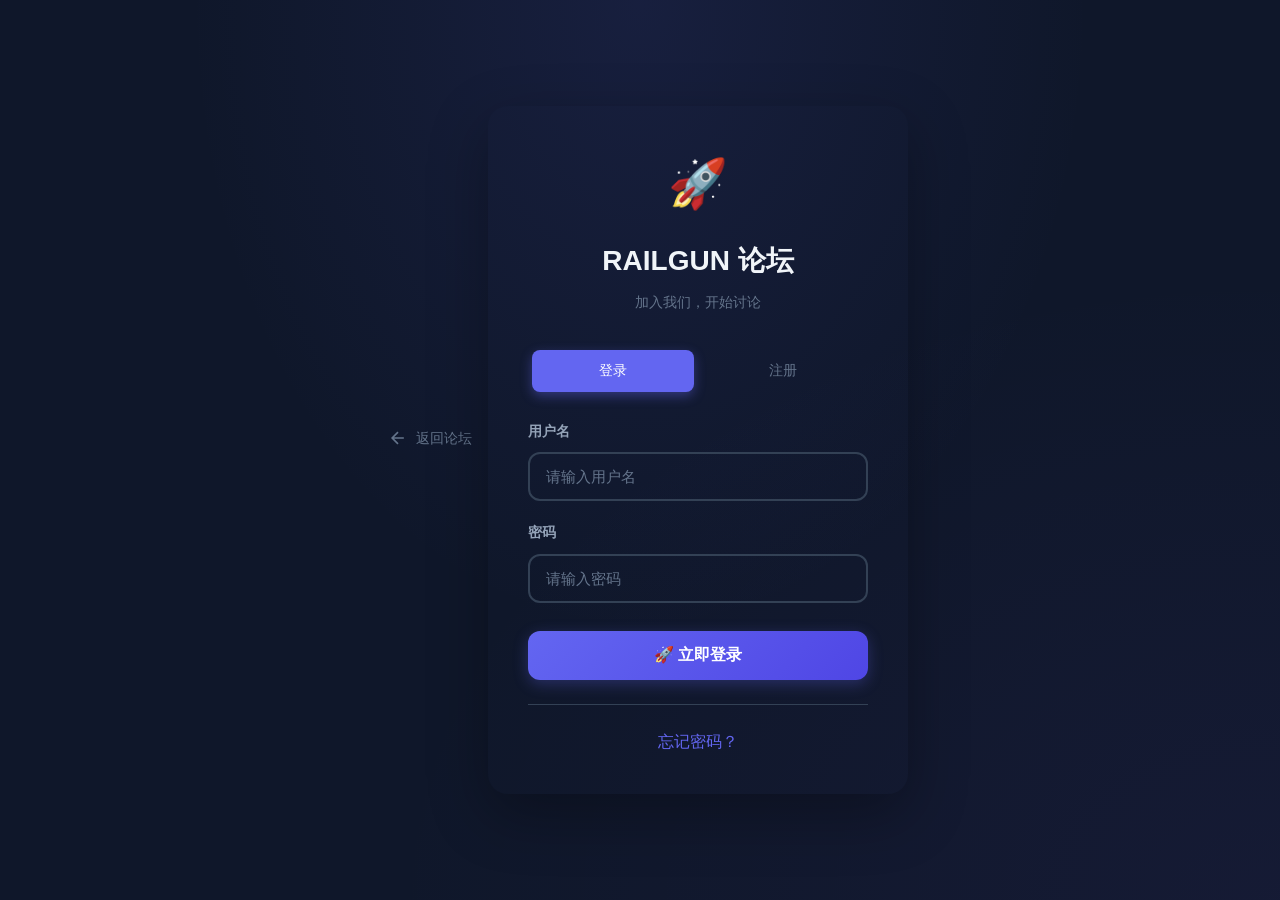
<file: WEBSITE/forum/login.html>
<!DOCTYPE html>
<html lang="zh-CN">
<head>
    <meta charset="UTF-8">
    <meta name="viewport" content="width=device-width, initial-scale=1.0">
    <title>登录 - RAILGUN 论坛</title>
    <link rel="stylesheet" href="css/forum.css">
    <style>
        .auth-container {
            min-height: 100vh;
            display: flex;
            align-items: center;
            justify-content: center;
            padding: 20px;
            background: linear-gradient(135deg, var(--bg-primary) 0%, var(--bg-secondary) 100%);
        }

        .auth-box {
            background: var(--card-bg);
            border-radius: 20px;
            padding: 40px;
            width: 100%;
            max-width: 420px;
            box-shadow: 0 20px 60px rgba(0, 0, 0, 0.3);
            animation: slideUp 0.6s ease;
        }

        @keyframes slideUp {
            from {
                opacity: 0;
                transform: translateY(30px);
            }
            to {
                opacity: 1;
                transform: translateY(0);
            }
        }

        .auth-header {
            text-align: center;
            margin-bottom: 32px;
        }

        .auth-logo {
            font-size: 48px;
            margin-bottom: 16px;
        }

        .auth-title {
            font-size: 28px;
            font-weight: 700;
            color: var(--text-primary);
            margin-bottom: 8px;
        }

        .auth-subtitle {
            color: var(--text-muted);
            font-size: 14px;
        }

        .auth-tabs {
            display: flex;
            gap: 8px;
            margin-bottom: 24px;
            background: var(--bg-secondary);
            padding: 4px;
            border-radius: 12px;
        }

        .auth-tab {
            flex: 1;
            padding: 12px;
            border: none;
            background: transparent;
            color: var(--text-muted);
            font-size: 14px;
            font-weight: 500;
            cursor: pointer;
            border-radius: 8px;
            transition: all 0.3s ease;
        }

        .auth-tab.active {
            background: var(--primary);
            color: white;
            box-shadow: 0 4px 12px rgba(99, 102, 241, 0.4);
        }

        .auth-tab:hover:not(.active) {
            color: var(--text-primary);
        }

        .auth-form {
            display: none;
        }

        .auth-form.active {
            display: block;
            animation: fadeIn 0.4s ease;
        }

        @keyframes fadeIn {
            from { opacity: 0; }
            to { opacity: 1; }
        }

        .form-group {
            margin-bottom: 20px;
        }

        .form-label {
            display: block;
            font-size: 14px;
            font-weight: 500;
            color: var(--text-secondary);
            margin-bottom: 8px;
        }

        .form-input {
            width: 100%;
            padding: 14px 16px;
            border: 2px solid var(--border);
            border-radius: 12px;
            font-size: 15px;
            color: var(--text-primary);
            background: var(--bg-primary);
            transition: all 0.3s ease;
            box-sizing: border-box;
        }

        .form-input:focus {
            outline: none;
            border-color: var(--primary);
            box-shadow: 0 0 0 4px rgba(99, 102, 241, 0.1);
        }

        .form-input::placeholder {
            color: var(--text-muted);
        }

        .form-btn {
            width: 100%;
            padding: 14px;
            border: none;
            border-radius: 12px;
            font-size: 16px;
            font-weight: 600;
            cursor: pointer;
            transition: all 0.3s ease;
            margin-top: 8px;
        }

        .btn-primary {
            background: linear-gradient(135deg, var(--primary) 0%, var(--primary-dark) 100%);
            color: white;
            box-shadow: 0 4px 15px rgba(99, 102, 241, 0.3);
        }

        .btn-primary:hover {
            transform: translateY(-2px);
            box-shadow: 0 6px 20px rgba(99, 102, 241, 0.4);
        }

        .btn-primary:active {
            transform: translateY(0);
        }

        .btn-primary:disabled {
            opacity: 0.6;
            cursor: not-allowed;
            transform: none;
        }

        .form-footer {
            text-align: center;
            margin-top: 24px;
            padding-top: 24px;
            border-top: 1px solid var(--border);
        }

        .form-footer a {
            color: var(--primary);
            text-decoration: none;
            font-weight: 500;
            transition: color 0.3s ease;
        }

        .form-footer a:hover {
            color: var(--primary-dark);
        }

        .divider {
            display: flex;
            align-items: center;
            margin: 24px 0;
            color: var(--text-muted);
            font-size: 13px;
        }

        .divider::before,
        .divider::after {
            content: '';
            flex: 1;
            height: 1px;
            background: var(--border);
        }

        .divider span {
            padding: 0 16px;
        }

        .social-login {
            display: flex;
            gap: 12px;
        }

        .social-btn {
            flex: 1;
            padding: 12px;
            border: 2px solid var(--border);
            border-radius: 12px;
            background: var(--bg-primary);
            cursor: pointer;
            transition: all 0.3s ease;
            display: flex;
            align-items: center;
            justify-content: center;
            gap: 8px;
            font-size: 14px;
            color: var(--text-secondary);
        }

        .social-btn:hover {
            border-color: var(--primary);
            color: var(--primary);
            background: rgba(99, 102, 241, 0.05);
        }

        .error-message {
            background: rgba(239, 68, 68, 0.1);
            border: 1px solid rgba(239, 68, 68, 0.3);
            color: #ef4444;
            padding: 12px 16px;
            border-radius: 8px;
            font-size: 14px;
            margin-bottom: 16px;
            display: none;
            animation: shake 0.5s ease;
        }

        @keyframes shake {
            0%, 100% { transform: translateX(0); }
            25% { transform: translateX(-5px); }
            75% { transform: translateX(5px); }
        }

        .success-message {
            background: rgba(34, 197, 94, 0.1);
            border: 1px solid rgba(34, 197, 94, 0.3);
            color: #22c55e;
            padding: 12px 16px;
            border-radius: 8px;
            font-size: 14px;
            margin-bottom: 16px;
            display: none;
        }

        .back-link {
            display: inline-flex;
            align-items: center;
            gap: 8px;
            color: var(--text-muted);
            text-decoration: none;
            font-size: 14px;
            margin-bottom: 24px;
            transition: color 0.3s ease;
        }

        .back-link:hover {
            color: var(--primary);
        }

        .password-strength {
            height: 4px;
            background: var(--bg-secondary);
            border-radius: 2px;
            margin-top: 8px;
            overflow: hidden;
        }

        .password-strength-bar {
            height: 100%;
            width: 0;
            border-radius: 2px;
            transition: all 0.3s ease;
        }

        .strength-weak { width: 33%; background: #ef4444; }
        .strength-medium { width: 66%; background: #f59e0b; }
        .strength-strong { width: 100%; background: #22c55e; }

        .loading-overlay {
            position: fixed;
            top: 0;
            left: 0;
            right: 0;
            bottom: 0;
            background: rgba(0, 0, 0, 0.7);
            display: none;
            align-items: center;
            justify-content: center;
            z-index: 1000;
        }

        .loading-overlay.show {
            display: flex;
        }

        .loading-spinner {
            width: 48px;
            height: 48px;
            border: 4px solid var(--border);
            border-top-color: var(--primary);
            border-radius: 50%;
            animation: spin 1s linear infinite;
        }

        @keyframes spin {
            to { transform: rotate(360deg); }
        }
    </style>
</head>
<body>
    <div class="loading-overlay" id="loadingOverlay">
        <div class="loading-spinner"></div>
    </div>

    <div class="auth-container">
        <a href="index.html" class="back-link">
            <svg width="20" height="20" viewBox="0 0 24 24" fill="none" stroke="currentColor" stroke-width="2">
                <path d="M19 12H5M12 19l-7-7 7-7"/>
            </svg>
            返回论坛
        </a>

        <div class="auth-box">
            <div class="auth-header">
                <div class="auth-logo">🚀</div>
                <h1 class="auth-title">RAILGUN 论坛</h1>
                <p class="auth-subtitle">加入我们，开始讨论</p>
            </div>

            <div class="error-message" id="errorMessage"></div>
            <div class="success-message" id="successMessage"></div>

            <div class="auth-tabs">
                <button class="auth-tab active" data-tab="login">登录</button>
                <button class="auth-tab" data-tab="register">注册</button>
            </div>

            <form id="loginForm" class="auth-form active">
                <div class="form-group">
                    <label class="form-label">用户名</label>
                    <input type="text" class="form-input" id="loginUsername" placeholder="请输入用户名" required>
                </div>
                <div class="form-group">
                    <label class="form-label">密码</label>
                    <input type="password" class="form-input" id="loginPassword" placeholder="请输入密码" required>
                </div>
                <button type="submit" class="form-btn btn-primary" id="loginBtn">
                    🚀 立即登录
                </button>

                <div class="form-footer">
                    <a href="#" id="forgotPassword">忘记密码？</a>
                </div>
            </form>

            <form id="registerForm" class="auth-form">
                <div class="form-group">
                    <label class="form-label">用户名</label>
                    <input type="text" class="form-input" id="regUsername" placeholder="2-20个字符" required minlength="2" maxlength="20">
                </div>
                <div class="form-group">
                    <label class="form-label">邮箱</label>
                    <input type="email" class="form-input" id="regEmail" placeholder="请输入邮箱（可选）">
                </div>
                <div class="form-group">
                    <label class="form-label">密码</label>
                    <input type="password" class="form-input" id="regPassword" placeholder="至少6个字符" required minlength="6" maxlength="50">
                    <div class="password-strength">
                        <div class="password-strength-bar" id="strengthBar"></div>
                    </div>
                </div>
                <div class="form-group">
                    <label class="form-label">确认密码</label>
                    <input type="password" class="form-input" id="regPasswordConfirm" placeholder="请再次输入密码" required>
                </div>
                <button type="submit" class="form-btn btn-primary" id="registerBtn">
                    ✨ 创建账户
                </button>
            </form>
        </div>
    </div>

    <script src="js/auth.js"></script>
</body>
</html>
</file>
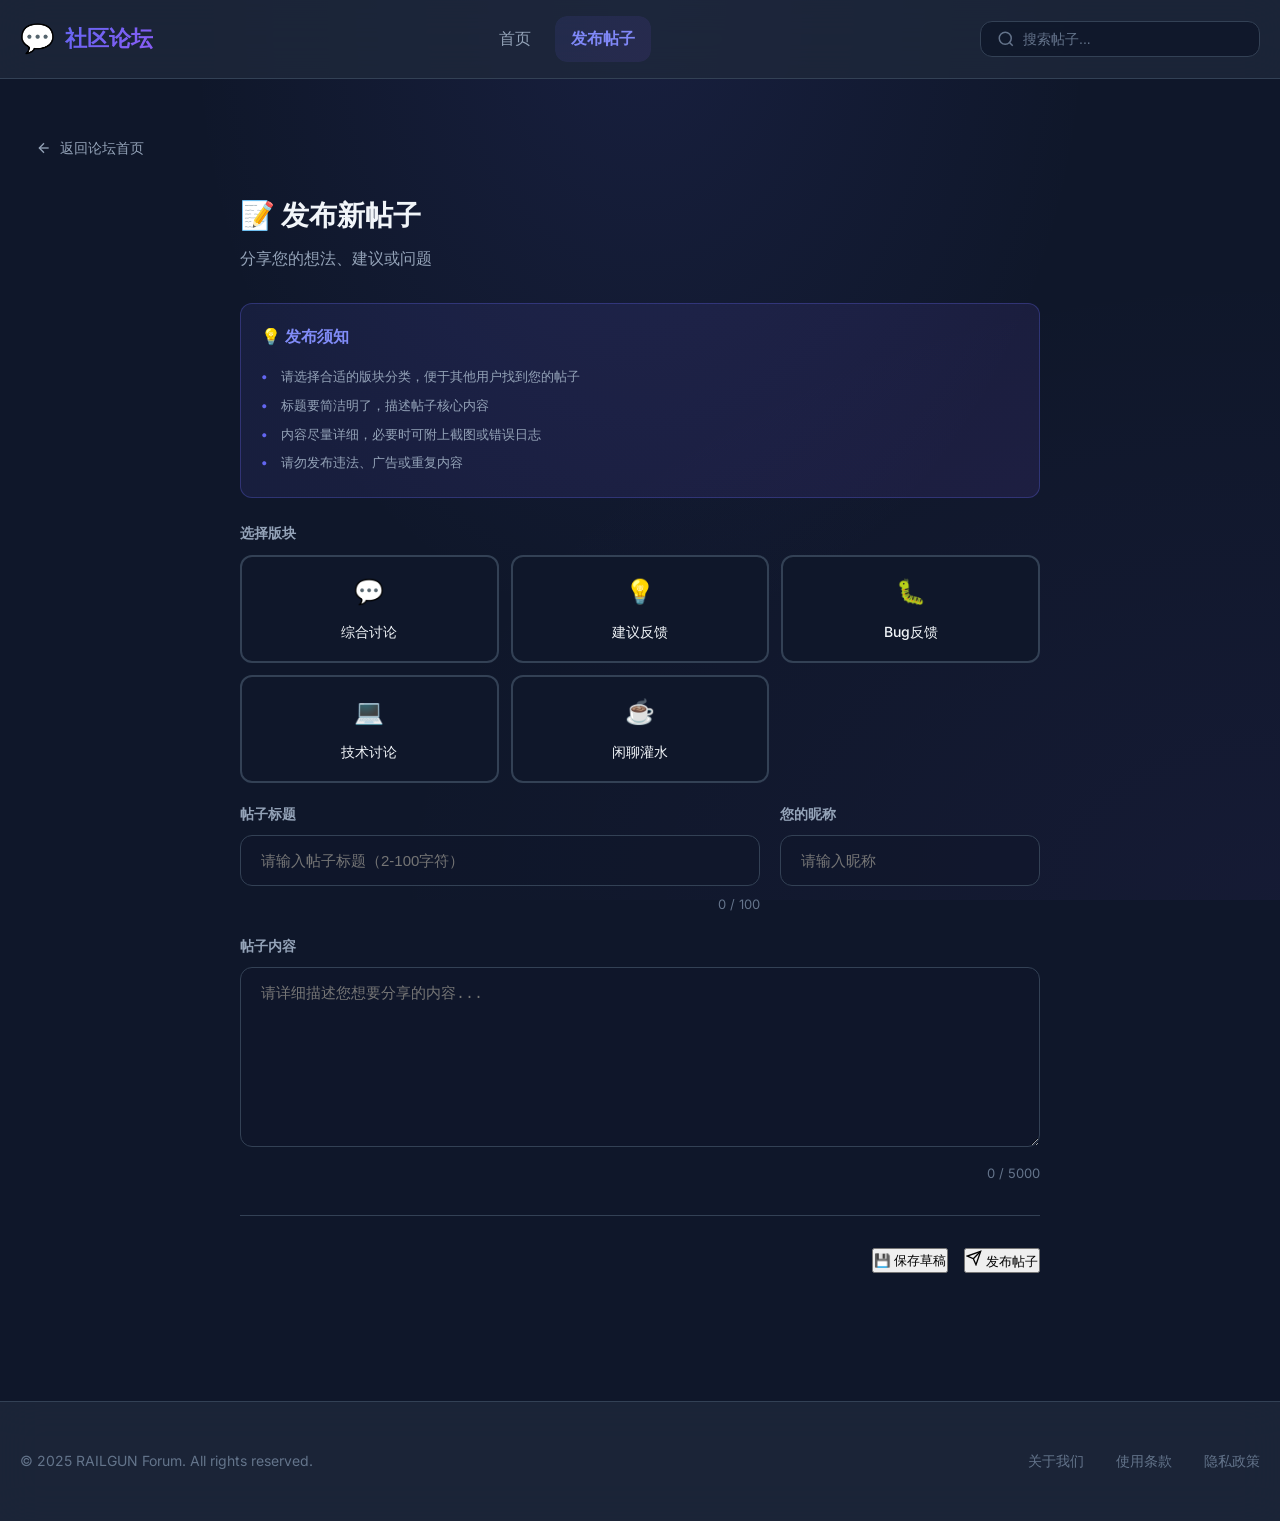
<file: WEBSITE/forum/new.html>
<!DOCTYPE html>
<html lang="zh-CN">
<head>
    <meta charset="UTF-8">
    <meta name="viewport" content="width=device-width, initial-scale=1.0">
    <title>发布帖子 - RAILGUN 论坛</title>
    <link rel="stylesheet" href="css/forum.css">
    <link rel="preconnect" href="https://fonts.googleapis.com">
    <link rel="preconnect" href="https://fonts.gstatic.com" crossorigin>
    <link href="https://fonts.googleapis.com/css2?family=Inter:wght@300;400;500;600;700;800;900&display=swap" rel="stylesheet">
    <style>
        .new-post-form {
            max-width: 800px;
            margin: 0 auto;
        }

        .category-select {
            display: grid;
            grid-template-columns: repeat(3, 1fr);
            gap: 12px;
            margin-bottom: 20px;
        }

        @media (max-width: 600px) {
            .category-select {
                grid-template-columns: repeat(2, 1fr);
            }
        }

        .category-option {
            padding: 16px;
            background: var(--bg-dark);
            border: 2px solid var(--border);
            border-radius: var(--radius);
            cursor: pointer;
            transition: all 0.2s ease;
            text-align: center;
        }

        .category-option:hover {
            border-color: var(--primary);
        }

        .category-option.selected {
            border-color: var(--primary);
            background: rgba(99, 102, 241, 0.1);
        }

        .category-option .icon {
            font-size: 24px;
            margin-bottom: 8px;
            display: block;
        }

        .category-option .name {
            font-weight: 500;
            font-size: 14px;
        }

        .tips-card {
            background: linear-gradient(135deg, rgba(99, 102, 241, 0.1), rgba(139, 92, 246, 0.1));
            border: 1px solid rgba(99, 102, 241, 0.3);
            border-radius: var(--radius);
            padding: 20px;
            margin-bottom: 24px;
        }

        .tips-card h4 {
            display: flex;
            align-items: center;
            gap: 8px;
            margin-bottom: 12px;
            color: var(--primary-light);
        }

        .tips-card ul {
            list-style: none;
            font-size: 13px;
            color: var(--text-secondary);
        }

        .tips-card li {
            padding: 4px 0;
            padding-left: 20px;
            position: relative;
        }

        .tips-card li::before {
            content: '•';
            position: absolute;
            left: 0;
            color: var(--primary);
        }

        .char-count {
            text-align: right;
            font-size: 13px;
            color: var(--text-muted);
            margin-top: 8px;
        }

        .char-count.warning {
            color: var(--warning);
        }

        .char-count.error {
            color: var(--error);
        }
    </style>
</head>
<body>
    <nav class="navbar">
        <div class="container">
            <a href="index.html" class="logo">
                <span class="logo-icon">💬</span>
                <span class="logo-text">社区论坛</span>
            </a>
            <div class="nav-links">
                <a href="index.html">首页</a>
                <a href="new.html" class="active">发布帖子</a>
            </div>
            <div class="search-box">
                <svg width="18" height="18" viewBox="0 0 24 24" fill="none" stroke="currentColor" stroke-width="2">
                    <circle cx="11" cy="11" r="8"/>
                    <path d="M21 21l-4.35-4.35"/>
                </svg>
                <input type="text" id="searchInput" placeholder="搜索帖子..." onkeypress="handleSearch(event)">
            </div>
        </div>
    </nav>

    <main class="main-content">
        <div class="container">
            <a href="index.html" class="back-link">
                <svg width="16" height="16" viewBox="0 0 24 24" fill="none" stroke="currentColor" stroke-width="2">
                    <path d="M19 12H5"/>
                    <path d="M12 19l-7-7 7-7"/>
                </svg>
                返回论坛首页
            </a>

            <div class="new-post-form">
                <h1 style="font-size: 28px; font-weight: 700; margin-bottom: 8px;">📝 发布新帖子</h1>
                <p style="color: var(--text-secondary); margin-bottom: 32px;">分享您的想法、建议或问题</p>

                <form id="newPostForm" onsubmit="submitNewPost(event)">
                    <div class="tips-card">
                        <h4>💡 发布须知</h4>
                        <ul>
                            <li>请选择合适的版块分类，便于其他用户找到您的帖子</li>
                            <li>标题要简洁明了，描述帖子核心内容</li>
                            <li>内容尽量详细，必要时可附上截图或错误日志</li>
                            <li>请勿发布违法、广告或重复内容</li>
                        </ul>
                    </div>

                    <div class="form-group">
                        <label>选择版块</label>
                        <div class="category-select" id="categorySelect">
                            <div class="category-option" data-category="general" onclick="selectCategory(this)">
                                <span class="icon">💬</span>
                                <span class="name">综合讨论</span>
                            </div>
                            <div class="category-option" data-category="suggestion" onclick="selectCategory(this)">
                                <span class="icon">💡</span>
                                <span class="name">建议反馈</span>
                            </div>
                            <div class="category-option" data-category="bug" onclick="selectCategory(this)">
                                <span class="icon">🐛</span>
                                <span class="name">Bug反馈</span>
                            </div>
                            <div class="category-option" data-category="discussion" onclick="selectCategory(this)">
                                <span class="icon">💻</span>
                                <span class="name">技术讨论</span>
                            </div>
                            <div class="category-option" data-category="chat" onclick="selectCategory(this)">
                                <span class="icon">☕</span>
                                <span class="name">闲聊灌水</span>
                            </div>
                        </div>
                    </div>

                    <div class="form-row">
                        <div class="form-group">
                            <label for="postTitle">帖子标题</label>
                            <input type="text" id="postTitle" class="form-input" placeholder="请输入帖子标题（2-100字符）" required maxlength="100" oninput="updateCharCount('postTitle', 'titleCount')">
                            <div class="char-count" id="titleCount">0 / 100</div>
                        </div>
                        <div class="form-group">
                            <label for="postAuthor">您的昵称</label>
                            <input type="text" id="postAuthor" class="form-input" placeholder="请输入昵称" required>
                        </div>
                    </div>

                    <div class="form-group">
                        <label for="postContent">帖子内容</label>
                        <textarea id="postContent" class="form-textarea" placeholder="请详细描述您想要分享的内容..." required minlength="10" maxlength="5000" oninput="updateCharCount('postContent', 'contentCount'); adjustTextareaHeight(this)"></textarea>
                        <div class="char-count" id="contentCount">0 / 5000</div>
                    </div>

                    <div class="form-actions">
                        <button type="button" class="btn btn-outline" onclick="saveDraft()">💾 保存草稿</button>
                        <button type="submit" class="btn btn-primary" id="submitBtn">
                            <svg width="16" height="16" viewBox="0 0 24 24" fill="none" stroke="currentColor" stroke-width="2">
                                <line x1="22" y1="2" x2="11" y2="13"/>
                                <polygon points="22 2 15 22 11 13 2 9 22 2"/>
                            </svg>
                            发布帖子
                        </button>
                    </div>
                </form>
            </div>
        </div>
    </main>

    <footer class="footer">
        <div class="container">
            <div class="footer-content">
                <p class="footer-text">© 2025 RAILGUN Forum. All rights reserved.</p>
                <div class="footer-links">
                    <a href="#">关于我们</a>
                    <a href="#">使用条款</a>
                    <a href="#">隐私政策</a>
                </div>
            </div>
        </div>
    </footer>

    <div class="toast" id="toast"></div>

    <script src="js/forum.js"></script>
    <script>
        let selectedCategory = '';

        function selectCategory(element) {
            document.querySelectorAll('.category-option').forEach(el => el.classList.remove('selected'));
            element.classList.add('selected');
            selectedCategory = element.dataset.category;
        }

        function updateCharCount(inputId, countId) {
            const input = document.getElementById(inputId);
            const countEl = document.getElementById(countId);
            const len = input.value.length;
            const max = parseInt(input.maxLength);
            countEl.textContent = `${len} / ${max}`;
            countEl.className = 'char-count';
            if (len >= max * 0.9) {
                countEl.classList.add('warning');
            }
            if (len >= max) {
                countEl.classList.add('error');
            }
        }

        function adjustTextareaHeight(textarea) {
            textarea.style.height = 'auto';
            textarea.style.height = textarea.scrollHeight + 'px';
        }

        function saveDraft() {
            const draft = {
                category: selectedCategory,
                title: document.getElementById('postTitle').value,
                author: document.getElementById('postAuthor').value,
                content: document.getElementById('postContent').value,
                savedAt: new Date().toISOString()
            };
            localStorage.setItem('forum_draft', JSON.stringify(draft));
            showToast('草稿已保存');
        }

        function loadDraft() {
            const draft = localStorage.getItem('forum_draft');
            if (draft) {
                try {
                    const data = JSON.parse(draft);
                    document.getElementById('postTitle').value = data.title || '';
                    document.getElementById('postAuthor').value = data.author || '';
                    document.getElementById('postContent').value = data.content || '';
                    updateCharCount('postTitle', 'titleCount');
                    updateCharCount('postContent', 'contentCount');
                    if (data.category) {
                        const option = document.querySelector(`.category-option[data-category="${data.category}"]`);
                        if (option) selectCategory(option);
                    }
                    showToast('已加载上次草稿');
                } catch (e) {
                    console.error('Failed to load draft:', e);
                }
            }
        }

        async function submitNewPost(event) {
            event.preventDefault();

            if (!selectedCategory) {
                showToast('请选择版块分类', 'error');
                return;
            }

            const submitBtn = document.getElementById('submitBtn');
            submitBtn.disabled = true;
            submitBtn.innerHTML = '<span class="spinner" style="width:16px;height:16px;border-width:2px;"></span> 发布中...';

            try {
                const response = await fetch('/api/posts', {
                    method: 'POST',
                    headers: { 'Content-Type': 'application/json' },
                    body: JSON.stringify({
                        title: document.getElementById('postTitle').value,
                        content: document.getElementById('postContent').value,
                        category: selectedCategory,
                        author: document.getElementById('postAuthor').value
                    })
                });

                const result = await response.json();

                if (result.success) {
                    showToast('帖子发布成功！', 'success');
                    localStorage.removeItem('forum_draft');
                    setTimeout(() => {
                        window.location.href = `post.html?id=${result.data.post_id}`;
                    }, 1500);
                } else {
                    showToast(result.error || '发布失败', 'error');
                    submitBtn.disabled = false;
                    submitBtn.innerHTML = `<svg width="16" height="16" viewBox="0 0 24 24" fill="none" stroke="currentColor" stroke-width="2"><line x1="22" y1="2" x2="11" y2="13"/><polygon points="22 2 15 22 11 13 2 9 22 2"/></svg> 发布帖子`;
                }
            } catch (error) {
                showToast('网络错误，请重试', 'error');
                submitBtn.disabled = false;
                submitBtn.innerHTML = `<svg width="16" height="16" viewBox="0 0 24 24" fill="none" stroke="currentColor" stroke-width="2"><line x1="22" y1="2" x2="11" y2="13"/><polygon points="22 2 15 22 11 13 2 9 22 2"/></svg> 发布帖子`;
            }
        }

        document.addEventListener('DOMContentLoaded', () => {
            loadDraft();
        });
    </script>
</body>
</html>
</file>
<file: WEBSITE/css/modern.css>
:root {
    --primary: #6366f1;
    --primary-dark: #4f46e5;
    --primary-light: #818cf8;
    --secondary: #ec4899;
    --accent: #14b8a6;
    --success: #10b981;
    --warning: #f59e0b;
    --error: #ef4444;
    --info: #3b82f6;

    --bg-dark: #0f172a;
    --bg-card: #1e293b;
    --bg-elevated: #334155;
    --border: #334155;
    --border-light: #475569;

    --text-primary: #f8fafc;
    --text-secondary: #94a3b8;
    --text-muted: #64748b;

    --gradient-1: linear-gradient(135deg, #6366f1 0%, #8b5cf6 100%);
    --gradient-2: linear-gradient(135deg, #ec4899 0%, #f43f5e 100%);
    --gradient-3: linear-gradient(135deg, #14b8a6 0%, #06b6d4 100%);
    --gradient-4: linear-gradient(135deg, #f59e0b 0%, #ef4444 100%);

    --shadow-sm: 0 1px 2px 0 rgb(0 0 0 / 0.05);
    --shadow: 0 4px 6px -1px rgb(0 0 0 / 0.1), 0 2px 4px -2px rgb(0 0 0 / 0.1);
    --shadow-lg: 0 10px 15px -3px rgb(0 0 0 / 0.1), 0 4px 6px -4px rgb(0 0 0 / 0.1);
    --shadow-xl: 0 20px 25px -5px rgb(0 0 0 / 0.1), 0 8px 10px -6px rgb(0 0 0 / 0.1);

    --radius-sm: 6px;
    --radius: 8px;
    --radius-lg: 12px;
    --radius-xl: 16px;
    --radius-2xl: 24px;
    --radius-full: 9999px;

    --transition: all 0.2s cubic-bezier(0.4, 0, 0.2, 1);
    --transition-slow: all 0.3s cubic-bezier(0.4, 0, 0.2, 1);
}

[data-theme="light"] {
    --bg-dark: #f8fafc;
    --bg-card: #ffffff;
    --bg-elevated: #f1f5f9;
    --border: #e2e8f0;
    --border-light: #cbd5e1;

    --text-primary: #0f172a;
    --text-secondary: #475569;
    --text-muted: #94a3b8;

    --shadow-sm: 0 1px 2px 0 rgb(0 0 0 / 0.05);
    --shadow: 0 4px 6px -1px rgb(0 0 0 / 0.1), 0 2px 4px -2px rgb(0 0 0 / 0.1);
    --shadow-lg: 0 10px 15px -3px rgb(0 0 0 / 0.1), 0 4px 6px -4px rgb(0 0 0 / 0.1);
    --shadow-xl: 0 20px 25px -5px rgb(0 0 0 / 0.1), 0 8px 10px -6px rgb(0 0 0 / 0.1);
}

* {
    margin: 0;
    padding: 0;
    box-sizing: border-box;
}

html {
    scroll-behavior: smooth;
}

body {
    font-family: 'Inter', -apple-system, BlinkMacSystemFont, 'Segoe UI', Roboto, 'Helvetica Neue', Arial, sans-serif;
    font-size: 16px;
    line-height: 1.6;
    color: var(--text-primary);
    background: var(--bg-dark);
    min-height: 100vh;
    -webkit-font-smoothing: antialiased;
    -moz-osx-font-smoothing: grayscale;
    transition: background-color 0.3s ease, color 0.3s ease;
}

a {
    color: var(--primary-light);
    text-decoration: none;
    transition: var(--transition);
}

a:hover {
    color: var(--primary);
}

img {
    max-width: 100%;
    height: auto;
}

button {
    cursor: pointer;
    font-family: inherit;
    font-size: inherit;
}

input, textarea, select {
    font-family: inherit;
    font-size: inherit;
}

.container {
    width: 100%;
    max-width: 1200px;
    margin: 0 auto;
    padding: 0 24px;
}

.navbar {
    position: fixed;
    top: 0;
    left: 0;
    right: 0;
    z-index: 1000;
    background: rgba(15, 23, 42, 0.8);
    backdrop-filter: blur(12px);
    border-bottom: 1px solid var(--border);
    padding: 16px 0;
    transition: var(--transition);
}

[data-theme="light"] .navbar {
    background: rgba(255, 255, 255, 0.8);
}

.navbar .container {
    display: flex;
    align-items: center;
    justify-content: space-between;
}

.logo {
    display: flex;
    align-items: center;
    gap: 12px;
    font-size: 24px;
    font-weight: 800;
    color: var(--text-primary);
    transition: var(--transition);
}

.logo-icon {
    font-size: 32px;
}

.nav-links {
    display: flex;
    align-items: center;
    gap: 32px;
}

.nav-links a {
    color: var(--text-secondary);
    font-weight: 500;
    padding: 8px 0;
    position: relative;
    transition: var(--transition);
}

.nav-links a::after {
    content: '';
    position: absolute;
    bottom: 0;
    left: 0;
    width: 0;
    height: 2px;
    background: var(--primary);
    transition: var(--transition);
}

.nav-links a:hover,
.nav-links a.active {
    color: var(--text-primary);
}

.nav-links a:hover::after,
.nav-links a.active::after {
    width: 100%;
}

.nav-actions {
    display: flex;
    align-items: center;
    gap: 12px;
}

.theme-toggle {
    width: 40px;
    height: 40px;
    border-radius: var(--radius);
    background: var(--bg-card);
    border: 1px solid var(--border);
    color: var(--text-secondary);
    display: flex;
    align-items: center;
    justify-content: center;
    cursor: pointer;
    transition: var(--transition);
}

.theme-toggle:hover {
    border-color: var(--primary);
    color: var(--primary);
    transform: rotate(15deg);
}

[data-theme="light"] .theme-toggle {
    background: var(--bg-elevated);
}

.user-menu {
    position: relative;
}

.user-menu-trigger {
    display: flex;
    align-items: center;
    gap: 8px;
    padding: 6px 12px;
    background: var(--bg-card);
    border: 1px solid var(--border);
    border-radius: var(--radius-full);
    cursor: pointer;
    transition: var(--transition);
}

.user-menu-trigger:hover {
    border-color: var(--primary);
    background: var(--bg-elevated);
}

.user-avatar {
    width: 28px;
    height: 28px;
    border-radius: 50%;
    background: var(--gradient-1);
    display: flex;
    align-items: center;
    justify-content: center;
    font-size: 12px;
    font-weight: 600;
    color: white;
}

.user-menu-trigger span {
    color: var(--text-primary);
    font-size: 14px;
    font-weight: 500;
}

.user-dropdown {
    position: absolute;
    top: calc(100% + 8px);
    right: 0;
    min-width: 180px;
    background: var(--bg-card);
    border: 1px solid var(--border);
    border-radius: var(--radius-lg);
    padding: 8px;
    box-shadow: var(--shadow-xl);
    opacity: 0;
    visibility: hidden;
    transform: translateY(-10px);
    transition: var(--transition);
    z-index: 1000;
}

.user-dropdown.show {
    opacity: 1;
    visibility: visible;
    transform: translateY(0);
}

.dropdown-item {
    display: flex;
    align-items: center;
    gap: 10px;
    padding: 10px 12px;
    border-radius: var(--radius);
    color: var(--text-secondary);
    font-size: 14px;
    transition: var(--transition);
}

.dropdown-item:hover {
    background: var(--bg-elevated);
    color: var(--text-primary);
}

.dropdown-item svg {
    color: var(--text-muted);
    transition: var(--transition);
}

.dropdown-item:hover svg {
    color: var(--primary);
}

.btn-outline {
    background: transparent;
    border: 1px solid var(--border);
    color: var(--text-secondary);
    transition: var(--transition);
}

.btn-outline:hover {
    border-color: var(--primary);
    color: var(--primary);
    background: rgba(99, 102, 241, 0.1);
}

.btn {
    display: inline-flex;
    align-items: center;
    justify-content: center;
    gap: 8px;
    padding: 12px 24px;
    font-weight: 600;
    border-radius: var(--radius-full);
    border: none;
    transition: var(--transition);
    cursor: pointer;
}

.btn-primary {
    background: var(--primary);
    color: white;
}

.btn-primary:hover {
    background: var(--primary-dark);
    transform: translateY(-2px);
    box-shadow: var(--shadow-lg);
}

.btn-secondary {
    background: var(--bg-card);
    color: var(--text-primary);
    border: 1px solid var(--border);
}

.btn-secondary:hover {
    background: var(--bg-elevated);
    border-color: var(--border-light);
}

.btn-ghost {
    background: transparent;
    color: var(--text-secondary);
}

.btn-ghost:hover {
    background: var(--bg-card);
    color: var(--text-primary);
}

.btn-icon {
    width: 40px;
    height: 40px;
    padding: 0;
    border-radius: var(--radius);
}

.btn-lg {
    padding: 16px 32px;
    font-size: 18px;
}

.btn-sm {
    padding: 8px 16px;
    font-size: 14px;
}

.section {
    padding: 100px 0;
    transition: var(--transition);
}

.section-header {
    text-align: center;
    margin-bottom: 60px;
}

.section-title {
    font-size: 48px;
    font-weight: 800;
    margin-bottom: 16px;
    background: var(--gradient-1);
    -webkit-background-clip: text;
    -webkit-text-fill-color: transparent;
    background-clip: text;
    transition: var(--transition);
}

.section-subtitle {
    font-size: 20px;
    color: var(--text-secondary);
    max-width: 600px;
    margin: 0 auto;
    transition: var(--transition);
}

.hero {
    min-height: 100vh;
    display: flex;
    align-items: center;
    padding-top: 80px;
    position: relative;
    overflow: hidden;
}

.hero::before {
    content: '';
    position: absolute;
    top: -50%;
    left: -50%;
    width: 200%;
    height: 200%;
    background: radial-gradient(circle at 30% 30%, rgba(99, 102, 241, 0.15) 0%, transparent 50%),
                radial-gradient(circle at 70% 70%, rgba(236, 72, 153, 0.1) 0%, transparent 50%);
    animation: hero-bg 20s ease-in-out infinite;
}

@keyframes hero-bg {
    0%, 100% { transform: translate(0, 0); }
    50% { transform: translate(-5%, -5%); }
}

.hero-content {
    position: relative;
    z-index: 1;
    text-align: center;
    max-width: 900px;
    margin: 0 auto;
}

.hero-title {
    font-size: 72px;
    font-weight: 900;
    line-height: 1.1;
    margin-bottom: 24px;
    transition: var(--transition);
}

.hero-title span {
    background: var(--gradient-1);
    -webkit-background-clip: text;
    -webkit-text-fill-color: transparent;
    background-clip: text;
}

.hero-description {
    font-size: 24px;
    color: var(--text-secondary);
    margin-bottom: 40px;
    max-width: 700px;
    margin-left: auto;
    margin-right: auto;
    transition: var(--transition);
}

.hero-actions {
    display: flex;
    gap: 16px;
    justify-content: center;
    flex-wrap: wrap;
}

.hero-stats {
    display: flex;
    gap: 60px;
    justify-content: center;
    margin-top: 80px;
}

.hero-stat {
    text-align: center;
}

.hero-stat-value {
    font-size: 48px;
    font-weight: 800;
    background: var(--gradient-2);
    -webkit-background-clip: text;
    -webkit-text-fill-color: transparent;
    background-clip: text;
    transition: var(--transition);
}

.hero-stat-label {
    font-size: 16px;
    color: var(--text-secondary);
    margin-top: 8px;
    transition: var(--transition);
}

.card {
    background: var(--bg-card);
    border: 1px solid var(--border);
    border-radius: var(--radius-xl);
    padding: 32px;
    transition: var(--transition);
}

.card:hover {
    border-color: var(--primary);
    transform: translateY(-4px);
    box-shadow: var(--shadow-xl);
}

.card-icon {
    width: 64px;
    height: 64px;
    border-radius: var(--radius-lg);
    display: flex;
    align-items: center;
    justify-content: center;
    font-size: 32px;
    margin-bottom: 20px;
    transition: var(--transition);
}

.card-title {
    font-size: 24px;
    font-weight: 700;
    margin-bottom: 12px;
    transition: var(--transition);
}

.card-description {
    color: var(--text-secondary);
    margin-bottom: 20px;
    transition: var(--transition);
}

.features-grid {
    display: grid;
    grid-template-columns: repeat(auto-fit, minmax(320px, 1fr));
    gap: 24px;
}

.tools-grid {
    display: grid;
    grid-template-columns: repeat(auto-fit, minmax(280px, 1fr));
    gap: 20px;
}

.tool-card {
    background: var(--bg-card);
    border: 1px solid var(--border);
    border-radius: var(--radius-lg);
    padding: 24px;
    display: flex;
    flex-direction: column;
    transition: var(--transition);
    cursor: pointer;
}

.tool-card:hover {
    border-color: var(--primary);
    background: var(--bg-elevated);
    transform: translateY(-2px);
}

.tool-card-icon {
    width: 48px;
    height: 48px;
    border-radius: var(--radius);
    display: flex;
    align-items: center;
    justify-content: center;
    font-size: 24px;
    background: var(--bg-dark);
    margin-bottom: 16px;
    transition: var(--transition);
}

.tool-card-title {
    font-size: 18px;
    font-weight: 600;
    margin-bottom: 8px;
    transition: var(--transition);
}

.tool-card-description {
    font-size: 14px;
    color: var(--text-secondary);
    flex-grow: 1;
    transition: var(--transition);
}

.form-group {
    margin-bottom: 20px;
}

.form-label {
    display: block;
    font-weight: 500;
    margin-bottom: 8px;
    color: var(--text-primary);
    transition: var(--transition);
}

.form-input {
    width: 100%;
    padding: 14px 18px;
    background: var(--bg-dark);
    border: 1px solid var(--border);
    border-radius: var(--radius);
    color: var(--text-primary);
    transition: var(--transition);
}

.form-input:focus {
    outline: none;
    border-color: var(--primary);
    box-shadow: 0 0 0 3px rgba(99, 102, 241, 0.2);
}

.form-input::placeholder {
    color: var(--text-muted);
}

.form-textarea {
    min-height: 150px;
    resize: vertical;
}

.footer {
    background: var(--bg-card);
    border-top: 1px solid var(--border);
    padding: 60px 0 30px;
    margin-top: 100px;
    transition: var(--transition);
}

.footer-grid {
    display: grid;
    grid-template-columns: 2fr repeat(3, 1fr);
    gap: 40px;
    margin-bottom: 40px;
}

.footer-brand {
    max-width: 300px;
}

.footer-logo {
    display: flex;
    align-items: center;
    gap: 12px;
    font-size: 24px;
    font-weight: 800;
    margin-bottom: 16px;
    color: var(--text-primary);
    transition: var(--transition);
}

.footer-description {
    color: var(--text-secondary);
    font-size: 14px;
    line-height: 1.8;
    transition: var(--transition);
}

.footer-title {
    font-size: 14px;
    font-weight: 700;
    text-transform: uppercase;
    letter-spacing: 0.05em;
    margin-bottom: 20px;
    color: var(--text-primary);
    transition: var(--transition);
}

.footer-links {
    list-style: none;
}

.footer-links li {
    margin-bottom: 12px;
}

.footer-links a {
    color: var(--text-secondary);
    font-size: 14px;
    transition: var(--transition);
}

.footer-links a:hover {
    color: var(--primary-light);
}

.footer-bottom {
    padding-top: 30px;
    border-top: 1px solid var(--border);
    display: flex;
    justify-content: space-between;
    align-items: center;
    color: var(--text-muted);
    font-size: 14px;
    transition: var(--transition);
}

.social-links {
    display: flex;
    gap: 12px;
}

.social-link {
    width: 40px;
    height: 40px;
    border-radius: var(--radius);
    background: var(--bg-dark);
    display: flex;
    align-items: center;
    justify-content: center;
    color: var(--text-secondary);
    transition: var(--transition);
}

.social-link:hover {
    background: var(--primary);
    color: white;
    transform: translateY(-2px);
}

.mobile-menu-btn {
    display: none;
    flex-direction: column;
    gap: 5px;
    padding: 8px;
    background: transparent;
    border: none;
    cursor: pointer;
}

.mobile-menu-btn span {
    width: 24px;
    height: 2px;
    background: var(--text-primary);
    transition: var(--transition);
}

@media (max-width: 768px) {
    .hero-title {
        font-size: 42px;
    }

    .hero-description {
        font-size: 18px;
    }

    .hero-stats {
        gap: 30px;
    }

    .hero-stat-value {
        font-size: 36px;
    }

    .section {
        padding: 60px 0;
    }

    .section-title {
        font-size: 32px;
    }

    .nav-links {
        display: none;
    }

    .mobile-menu-btn {
        display: flex;
    }

    .footer-grid {
        grid-template-columns: 1fr;
        text-align: center;
    }

    .footer-bottom {
        flex-direction: column;
        gap: 20px;
    }
}

.page-header {
    padding: 160px 0 80px;
    text-align: center;
    background: linear-gradient(180deg, rgba(99, 102, 241, 0.1) 0%, transparent 100%);
    transition: var(--transition);
}

[data-theme="light"] .page-header {
    background: linear-gradient(180deg, rgba(99, 102, 241, 0.05) 0%, transparent 100%);
}

.page-title {
    font-size: 48px;
    font-weight: 800;
    margin-bottom: 16px;
    transition: var(--transition);
}

.page-subtitle {
    font-size: 20px;
    color: var(--text-secondary);
    max-width: 600px;
    margin: 0 auto;
    transition: var(--transition);
}

.badge {
    display: inline-block;
    padding: 4px 12px;
    font-size: 12px;
    font-weight: 600;
    border-radius: var(--radius-full);
    background: var(--bg-elevated);
    color: var(--text-secondary);
    transition: var(--transition);
}

.badge-primary {
    background: rgba(99, 102, 241, 0.2);
    color: var(--primary-light);
}

.badge-success {
    background: rgba(16, 185, 129, 0.2);
    color: var(--success);
}

.badge-warning {
    background: rgba(245, 158, 11, 0.2);
    color: var(--warning);
}

.badge-error {
    background: rgba(239, 68, 68, 0.2);
    color: var(--error);
}

.tabs {
    display: flex;
    gap: 8px;
    border-bottom: 1px solid var(--border);
    margin-bottom: 24px;
    overflow-x: auto;
}

.tab {
    padding: 12px 20px;
    background: transparent;
    border: none;
    color: var(--text-secondary);
    font-weight: 500;
    cursor: pointer;
    position: relative;
    transition: var(--transition);
    white-space: nowrap;
}

.tab:hover {
    color: var(--text-primary);
}

.tab.active {
    color: var(--primary-light);
}

.tab.active::after {
    content: '';
    position: absolute;
    bottom: -1px;
    left: 0;
    right: 0;
    height: 2px;
    background: var(--primary);
}

.code-block {
    background: var(--bg-dark);
    border: 1px solid var(--border);
    border-radius: var(--radius-lg);
    padding: 24px;
    overflow-x: auto;
    font-family: 'JetBrains Mono', 'Fira Code', monospace;
    font-size: 14px;
    line-height: 1.8;
}

.code-block code {
    color: var(--text-primary);
    transition: var(--transition);
}

.connection-status {
    display: inline-flex;
    align-items: center;
    gap: 8px;
    padding: 6px 14px;
    background: rgba(245, 158, 11, 0.15);
    border: 1px solid rgba(245, 158, 11, 0.3);
    border-radius: 50px;
    font-size: 12px;
    color: #f59e0b;
    transition: var(--transition);
}

.connection-status .status-dot {
    width: 8px;
    height: 8px;
    border-radius: 50%;
    background: #f59e0b;
    transition: var(--transition);
}

.connection-status.connected {
    background: rgba(16, 185, 129, 0.15);
    border-color: rgba(16, 185, 129, 0.3);
    color: #10b981;
}

.connection-status.connected .status-dot {
    background: #10b981;
}

.connection-status.disconnected {
    background: rgba(239, 68, 68, 0.15);
    border-color: rgba(239, 68, 68, 0.3);
    color: #ef4444;
}

.connection-status.disconnected .status-dot {
    background: #ef4444;
}

.loading {
    display: inline-block;
    width: 20px;
    height: 20px;
    border: 2px solid var(--border);
    border-top-color: var(--primary);
    border-radius: 50%;
    animation: spin 0.8s linear infinite;
}

@keyframes spin {
    to { transform: rotate(360deg); }
}

.fade-in {
    animation: fadeIn 0.3s ease;
}

@keyframes fadeIn {
    from { opacity: 0; transform: translateY(10px); }
    to { opacity: 1; transform: translateY(0); }
}

.slide-up {
    animation: slideUp 0.4s ease;
}

@keyframes slideUp {
    from { opacity: 0; transform: translateY(30px); }
    to { opacity: 1; transform: translateY(0); }
}

@keyframes pulse {
    0%, 100% { transform: scale(1); }
    50% { transform: scale(1.05); }
}

@keyframes float {
    0%, 100% { transform: translateY(0); }
    50% { transform: translateY(-10px); }
}

@keyframes shimmer {
    0% { background-position: -200% 0; }
    100% { background-position: 200% 0; }
}

.loading-skeleton {
    background: linear-gradient(90deg, var(--bg-card) 25%, var(--bg-elevated) 50%, var(--bg-card) 75%);
    background-size: 200% 100%;
    animation: shimmer 1.5s infinite;
    border-radius: var(--radius);
}

.hover-lift {
    transition: var(--transition);
}

.hover-lift:hover {
    transform: translateY(-4px);
    box-shadow: var(--shadow-lg);
}

.hover-scale {
    transition: var(--transition);
}

.hover-scale:hover {
    transform: scale(1.02);
}

.glass {
    background: rgba(255, 255, 255, 0.1);
    backdrop-filter: blur(10px);
    -webkit-backdrop-filter: blur(10px);
    border: 1px solid rgba(255, 255, 255, 0.2);
}

[data-theme="light"] .glass {
    background: rgba(0, 0, 0, 0.05);
    border: 1px solid rgba(0, 0, 0, 0.1);
}

.text-gradient {
    background: var(--gradient-1);
    -webkit-background-clip: text;
    -webkit-text-fill-color: transparent;
    background-clip: text;
}

.music-cover {
    animation: rotate 20s linear infinite;
    animation-play-state: paused;
    transition: var(--transition);
}

.music-cover.playing {
    animation-play-state: running;
}

@keyframes rotate {
    from { transform: rotate(0deg); }
    to { transform: rotate(360deg); }
}

.chat-message {
    padding: 12px 16px;
    border-radius: var(--radius-lg);
    margin-bottom: 12px;
    animation: fadeIn 0.3s ease;
}

.chat-message.user {
    background: var(--primary);
    color: white;
    margin-left: 40px;
}

.chat-message.assistant {
    background: var(--bg-elevated);
    color: var(--text-primary);
    margin-right: 40px;
}

.chat-message.error {
    background: rgba(239, 68, 68, 0.1);
    color: var(--error);
    border: 1px solid rgba(239, 68, 68, 0.3);
}

.typing-indicator {
    display: flex;
    gap: 4px;
    padding: 8px 0;
}

.typing-indicator span {
    width: 8px;
    height: 8px;
    border-radius: 50%;
    background: var(--text-muted);
    animation: typing 1.4s infinite;
}

.typing-indicator span:nth-child(2) {
    animation-delay: 0.2s;
}

.typing-indicator span:nth-child(3) {
    animation-delay: 0.4s;
}

@keyframes typing {
    0%, 60%, 100% { transform: translateY(0); }
    30% { transform: translateY(-10px); }
}

.tooltip {
    position: relative;
}

.tooltip::after {
    content: attr(data-tooltip);
    position: absolute;
    bottom: calc(100% + 8px);
    left: 50%;
    transform: translateX(-50%);
    padding: 6px 12px;
    background: var(--bg-dark);
    color: var(--text-primary);
    font-size: 12px;
    border-radius: var(--radius);
    white-space: nowrap;
    opacity: 0;
    visibility: hidden;
    transition: var(--transition);
    z-index: 1000;
}

.tooltip:hover::after {
    opacity: 1;
    visibility: visible;
}

.modal-overlay {
    position: fixed;
    top: 0;
    left: 0;
    right: 0;
    bottom: 0;
    background: rgba(0, 0, 0, 0.6);
    display: flex;
    align-items: center;
    justify-content: center;
    z-index: 2000;
    opacity: 0;
    visibility: hidden;
    transition: var(--transition);
}

.modal-overlay.show {
    opacity: 1;
    visibility: visible;
}

.modal {
    background: var(--bg-card);
    border: 1px solid var(--border);
    border-radius: var(--radius-xl);
    padding: 32px;
    max-width: 500px;
    width: 90%;
    transform: scale(0.9);
    transition: var(--transition);
}

.modal-overlay.show .modal {
    transform: scale(1);
}

.modal-header {
    display: flex;
    justify-content: space-between;
    align-items: center;
    margin-bottom: 24px;
}

.modal-title {
    font-size: 20px;
    font-weight: 700;
}

.modal-close {
    width: 32px;
    height: 32px;
    border-radius: var(--radius);
    background: transparent;
    border: none;
    color: var(--text-secondary);
    cursor: pointer;
    transition: var(--transition);
}

.modal-close:hover {
    background: var(--bg-elevated);
    color: var(--text-primary);
}

.progress-bar {
    width: 100%;
    height: 6px;
    background: var(--bg-elevated);
    border-radius: 3px;
    overflow: hidden;
}

.progress-bar-fill {
    height: 100%;
    background: var(--gradient-1);
    border-radius: 3px;
    transition: width 0.3s ease;
}

.volume-slider {
    -webkit-appearance: none;
    appearance: none;
    width: 100%;
    height: 6px;
    background: var(--bg-elevated);
    border-radius: 3px;
    outline: none;
    cursor: pointer;
}

.volume-slider::-webkit-slider-thumb {
    -webkit-appearance: none;
    appearance: none;
    width: 16px;
    height: 16px;
    border-radius: 50%;
    background: var(--primary);
    cursor: pointer;
    transition: var(--transition);
}

.volume-slider::-webkit-slider-thumb:hover {
    transform: scale(1.2);
}

.volume-slider::-moz-range-thumb {
    width: 16px;
    height: 16px;
    border-radius: 50%;
    background: var(--primary);
    cursor: pointer;
    border: none;
}

.range-slider {
    -webkit-appearance: none;
    appearance: none;
    width: 100%;
    height: 4px;
    background: var(--bg-elevated);
    border-radius: 2px;
    outline: none;
    cursor: pointer;
}

.range-slider::-webkit-slider-thumb {
    -webkit-appearance: none;
    appearance: none;
    width: 16px;
    height: 16px;
    border-radius: 50%;
    background: var(--primary);
    cursor: pointer;
    transition: var(--transition);
}

.range-slider::-webkit-slider-thumb:hover {
    transform: scale(1.2);
    box-shadow: 0 0 0 4px rgba(99, 102, 241, 0.2);
}

.checkbox {
    display: flex;
    align-items: center;
    gap: 8px;
    cursor: pointer;
    color: var(--text-secondary);
    transition: var(--transition);
}

.checkbox:hover {
    color: var(--text-primary);
}

.checkbox input {
    width: 18px;
    height: 18px;
    accent-color: var(--primary);
    cursor: pointer;
}

.radio {
    display: flex;
    align-items: center;
    gap: 8px;
    cursor: pointer;
    color: var(--text-secondary);
    transition: var(--transition);
}

.radio:hover {
    color: var(--text-primary);
}

.radio input {
    width: 18px;
    height: 18px;
    accent-color: var(--primary);
    cursor: pointer;
}

.select-wrapper {
    position: relative;
}

.select-wrapper::after {
    content: '';
    position: absolute;
    right: 16px;
    top: 50%;
    transform: translateY(-50%);
    width: 0;
    height: 0;
    border-left: 5px solid transparent;
    border-right: 5px solid transparent;
    border-top: 5px solid var(--text-secondary);
    pointer-events: none;
}

.select-wrapper select {
    width: 100%;
    padding-right: 40px;
    appearance: none;
    cursor: pointer;
}

.alert {
    padding: 16px 20px;
    border-radius: var(--radius);
    margin-bottom: 16px;
    display: flex;
    align-items: flex-start;
    gap: 12px;
    animation: fadeIn 0.3s ease;
}

.alert-success {
    background: rgba(16, 185, 129, 0.1);
    border: 1px solid rgba(16, 185, 129, 0.3);
    color: var(--success);
}

.alert-warning {
    background: rgba(245, 158, 11, 0.1);
    border: 1px solid rgba(245, 158, 11, 0.3);
    color: var(--warning);
}

.alert-error {
    background: rgba(239, 68, 68, 0.1);
    border: 1px solid rgba(239, 68, 68, 0.3);
    color: var(--error);
}

.alert-info {
    background: rgba(59, 130, 246, 0.1);
    border: 1px solid rgba(59, 130, 246, 0.3);
    color: var(--info);
}

.skeleton {
    background: linear-gradient(90deg, var(--bg-card) 25%, var(--bg-elevated) 50%, var(--bg-card) 75%);
    background-size: 200% 100%;
    animation: shimmer 1.5s infinite;
    border-radius: var(--radius);
}

.skeleton-text {
    height: 16px;
    margin-bottom: 8px;
}

.skeleton-title {
    height: 24px;
    width: 60%;
    margin-bottom: 12px;
}

.skeleton-avatar {
    width: 40px;
    height: 40px;
    border-radius: 50%;
}

.skeleton-button {
    height: 40px;
    width: 120px;
    border-radius: var(--radius-full);
}

.breadcrumb {
    display: flex;
    align-items: center;
    gap: 8px;
    font-size: 14px;
    color: var(--text-muted);
    margin-bottom: 24px;
}

.breadcrumb a {
    color: var(--text-secondary);
}

.breadcrumb a:hover {
    color: var(--primary-light);
}

.breadcrumb-separator {
    color: var(--border-light);
}

.pagination {
    display: flex;
    align-items: center;
    justify-content: center;
    gap: 8px;
    margin-top: 40px;
}

.pagination-btn {
    width: 40px;
    height: 40px;
    border-radius: var(--radius);
    background: var(--bg-card);
    border: 1px solid var(--border);
    color: var(--text-secondary);
    display: flex;
    align-items: center;
    justify-content: center;
    cursor: pointer;
    transition: var(--transition);
}

.pagination-btn:hover {
    border-color: var(--primary);
    color: var(--primary);
}

.pagination-btn.active {
    background: var(--primary);
    border-color: var(--primary);
    color: white;
}

.pagination-btn:disabled {
    opacity: 0.5;
    cursor: not-allowed;
}

.empty-state {
    text-align: center;
    padding: 60px 20px;
}

.empty-state-icon {
    font-size: 64px;
    margin-bottom: 20px;
    opacity: 0.5;
}

.empty-state-title {
    font-size: 24px;
    font-weight: 700;
    margin-bottom: 12px;
}

.empty-state-description {
    color: var(--text-secondary);
    margin-bottom: 24px;
}

.stat-card {
    background: var(--bg-card);
    border: 1px solid var(--border);
    border-radius: var(--radius-lg);
    padding: 24px;
    transition: var(--transition);
}

.stat-card:hover {
    border-color: var(--primary);
}

.stat-value {
    font-size: 36px;
    font-weight: 800;
    margin-bottom: 8px;
}

.stat-label {
    color: var(--text-secondary);
    font-size: 14px;
}

.stat-change {
    display: inline-flex;
    align-items: center;
    gap: 4px;
    font-size: 12px;
    font-weight: 600;
    margin-top: 8px;
    padding: 4px 8px;
    border-radius: var(--radius-full);
}

.stat-change.positive {
    background: rgba(16, 185, 129, 0.1);
    color: var(--success);
}

.stat-change.negative {
    background: rgba(239, 68, 68, 0.1);
    color: var(--error);
}

.table-wrapper {
    overflow-x: auto;
    border-radius: var(--radius-lg);
    border: 1px solid var(--border);
}

.table {
    width: 100%;
    border-collapse: collapse;
}

.table th,
.table td {
    padding: 16px;
    text-align: left;
    border-bottom: 1px solid var(--border);
}

.table th {
    background: var(--bg-elevated);
    font-weight: 600;
    font-size: 14px;
    color: var(--text-secondary);
    text-transform: uppercase;
    letter-spacing: 0.05em;
}

.table tr:last-child td {
    border-bottom: none;
}

.table tr:hover td {
    background: var(--bg-dark);
}

.avatar {
    width: 40px;
    height: 40px;
    border-radius: 50%;
    background: var(--gradient-1);
    display: flex;
    align-items: center;
    justify-content: center;
    font-weight: 600;
    color: white;
}

.avatar-sm {
    width: 32px;
    height: 32px;
    font-size: 12px;
}

.avatar-lg {
    width: 56px;
    height: 56px;
    font-size: 20px;
}

.badge-wrapper {
    display: flex;
    gap: 6px;
    flex-wrap: wrap;
}

.avatar-group {
    display: flex;
}

.avatar-group .avatar {
    margin-left: -8px;
    border: 2px solid var(--bg-card);
}

.avatar-group .avatar:first-child {
    margin-left: 0;
}

.switch {
    position: relative;
    width: 48px;
    height: 26px;
    background: var(--bg-elevated);
    border-radius: var(--radius-full);
    cursor: pointer;
    transition: var(--transition);
}

.switch.active {
    background: var(--primary);
}

.switch::after {
    content: '';
    position: absolute;
    top: 3px;
    left: 3px;
    width: 20px;
    height: 20px;
    border-radius: 50%;
    background: white;
    transition: var(--transition);
}

.switch.active::after {
    transform: translateX(22px);
}

.divider {
    height: 1px;
    background: var(--border);
    margin: 24px 0;
}

.divider-vertical {
    width: 1px;
    height: 24px;
    background: var(--border);
    margin: 0 12px;
}

.icon-btn {
    width: 40px;
    height: 40px;
    border-radius: var(--radius);
    background: transparent;
    border: none;
    color: var(--text-secondary);
    display: flex;
    align-items: center;
    justify-content: center;
    cursor: pointer;
    transition: var(--transition);
}

.icon-btn:hover {
    background: var(--bg-card);
    color: var(--text-primary);
}

.icon-btn-sm {
    width: 32px;
    height: 32px;
    font-size: 14px;
}

.icon-btn-lg {
    width: 48px;
    height: 48px;
    font-size: 24px;
}

.list {
    list-style: none;
}

.list-item {
    display: flex;
    align-items: center;
    justify-content: space-between;
    padding: 16px;
    border-bottom: 1px solid var(--border);
    transition: var(--transition);
}

.list-item:last-child {
    border-bottom: none;
}

.list-item:hover {
    background: var(--bg-dark);
}

.list-item-content {
    display: flex;
    align-items: center;
    gap: 12px;
}

.list-item-title {
    font-weight: 500;
}

.list-item-subtitle {
    font-size: 14px;
    color: var(--text-secondary);
}

.card-stack {
    display: flex;
    flex-direction: column;
    gap: 16px;
}

.card-stack .card {
    position: relative;
}

.card-stack .card::before {
    content: '';
    position: absolute;
    top: 8px;
    left: 8px;
    right: 8px;
    bottom: -8px;
    background: var(--border);
    border-radius: var(--radius);
    z-index: -1;
    transition: var(--transition);
}

.card-stack .card:hover::before {
    background: var(--primary);
}

.accordion {
    border: 1px solid var(--border);
    border-radius: var(--radius-lg);
    overflow: hidden;
}

.accordion-item {
    border-bottom: 1px solid var(--border);
}

.accordion-item:last-child {
    border-bottom: none;
}

.accordion-header {
    display: flex;
    align-items: center;
    justify-content: space-between;
    padding: 20px;
    background: var(--bg-card);
    cursor: pointer;
    transition: var(--transition);
}

.accordion-header:hover {
    background: var(--bg-elevated);
}

.accordion-title {
    font-weight: 600;
}

.accordion-icon {
    transition: var(--transition);
}

.accordion-item.open .accordion-icon {
    transform: rotate(180deg);
}

.accordion-content {
    padding: 0 20px;
    max-height: 0;
    overflow: hidden;
    transition: var(--transition);
}

.accordion-item.open .accordion-content {
    padding: 20px;
    max-height: 1000px;
}

.step {
    display: flex;
    gap: 20px;
    margin-bottom: 32px;
}

.step-indicator {
    width: 40px;
    height: 40px;
    border-radius: 50%;
    background: var(--bg-elevated);
    border: 2px solid var(--border);
    display: flex;
    align-items: center;
    justify-content: center;
    font-weight: 700;
    color: var(--text-secondary);
    flex-shrink: 0;
    transition: var(--transition);
}

.step.active .step-indicator {
    background: var(--primary);
    border-color: var(--primary);
    color: white;
}

.step.completed .step-indicator {
    background: var(--success);
    border-color: var(--success);
    color: white;
}

.step-content {
    flex: 1;
    padding-top: 6px;
}

.step-title {
    font-weight: 600;
    margin-bottom: 8px;
}

.step-description {
    color: var(--text-secondary);
    font-size: 14px;
}

.pricing-card {
    background: var(--bg-card);
    border: 1px solid var(--border);
    border-radius: var(--radius-xl);
    padding: 32px;
    text-align: center;
    transition: var(--transition);
}

.pricing-card:hover {
    border-color: var(--primary);
    transform: translateY(-4px);
}

.pricing-card.featured {
    border-color: var(--primary);
    position: relative;
}

.pricing-card.featured::before {
    content: '推荐';
    position: absolute;
    top: -12px;
    left: 50%;
    transform: translateX(-50%);
    background: var(--primary);
    color: white;
    padding: 4px 16px;
    border-radius: var(--radius-full);
    font-size: 12px;
    font-weight: 600;
}

.pricing-price {
    font-size: 48px;
    font-weight: 800;
    margin-bottom: 8px;
}

.pricing-price span {
    font-size: 16px;
    font-weight: 400;
    color: var(--text-secondary);
}

.pricing-features {
    list-style: none;
    margin: 24px 0;
    text-align: left;
}

.pricing-features li {
    display: flex;
    align-items: center;
    gap: 8px;
    padding: 8px 0;
    color: var(--text-secondary);
}

.pricing-features li::before {
    content: '✓';
    color: var(--success);
    font-weight: 700;
}

.pricing-action {
    width: 100%;
}
</file>
<file: WEBSITE/css/admin.css>
.admin-layout {
    display: flex;
    min-height: 100vh;
}

.admin-sidebar {
    width: 260px;
    background: var(--bg-card);
    border-right: 1px solid var(--border);
    padding: 24px 16px;
    display: flex;
    flex-direction: column;
    position: fixed;
    top: 0;
    left: 0;
    bottom: 0;
    z-index: 100;
    transition: var(--transition);
}

.admin-sidebar.collapsed {
    width: 70px;
    padding: 24px 8px;
}

.admin-logo {
    display: flex;
    align-items: center;
    gap: 12px;
    padding: 0 12px 24px;
    border-bottom: 1px solid var(--border);
    margin-bottom: 24px;
}

.admin-logo-icon {
    font-size: 32px;
}

.admin-logo-text {
    font-size: 20px;
    font-weight: 800;
    color: var(--text-primary);
}

.admin-nav {
    flex: 1;
    overflow-y: auto;
}

.admin-nav-section {
    margin-bottom: 24px;
}

.admin-nav-title {
    font-size: 11px;
    font-weight: 700;
    text-transform: uppercase;
    letter-spacing: 0.05em;
    color: var(--text-muted);
    padding: 0 12px;
    margin-bottom: 8px;
}

.admin-nav-item {
    display: flex;
    align-items: center;
    gap: 12px;
    padding: 12px;
    border-radius: var(--radius);
    color: var(--text-secondary);
    cursor: pointer;
    transition: var(--transition);
    margin-bottom: 4px;
}

.admin-nav-item:hover {
    background: var(--bg-elevated);
    color: var(--text-primary);
}

.admin-nav-item.active {
    background: var(--primary);
    color: white;
}

.admin-nav-item svg {
    width: 20px;
    height: 20px;
    flex-shrink: -nav-item span {
    white-space: nowrap;
}

.admin-sidebar.collapsed .admin-nav-item span,
0;
}

.admin.admin-sidebar.collapsed .admin-nav-title,
.admin-sidebar.collapsed .admin-logo-text {
    display: none;
}

.admin-sidebar.collapsed .admin-logo {
    justify-content: center;
    padding: 0 0 24px;
}

.admin-main {
    flex: 1;
    margin-left: 260px;
    transition: var(--transition);
}

.admin-sidebar.collapsed + .admin-main {
    margin-left: 70px;
}

.admin-header {
    background: var(--bg-card);
    border-bottom: 1px solid var(--border);
    padding: 16px 32px;
    display: flex;
    align-items: center;
    justify-content: space-between;
    position: sticky;
    top: 0;
    z-index: 50;
}

.admin-header-left {
    display: flex;
    align-items: center;
    gap: 16px;
}

.admin-toggle {
    width: 36px;
    height: 36px;
    border-radius: var(--radius);
    background: var(--bg-dark);
    border: none;
    color: var(--text-secondary);
    cursor: pointer;
    display: flex;
    align-items: center;
    justify-content: center;
    transition: var(--transition);
}

.admin-toggle:hover {
    background: var(--bg-elevated);
    color: var(--text-primary);
}

.admin-breadcrumb {
    display: flex;
    align-items: center;
    gap: 8px;
    font-size: 14px;
    color: var(--text-secondary);
}

.admin-breadcrumb a {
    color: var(--text-secondary);
}

.admin-breadcrumb a:hover {
    color: var(--primary-light);
}

.admin-header-right {
    display: flex;
    align-items: center;
    gap: 16px;
}

.admin-search {
    display: flex;
    align-items: center;
    gap: 8px;
    padding: 8px 16px;
    background: var(--bg-dark);
    border: 1px solid var(--border);
    border-radius: var(--radius-full);
}

.admin-search input {
    background: transparent;
    border: none;
    outline: none;
    color: var(--text-primary);
    width: 200px;
}

.admin-search input::placeholder {
    color: var(--text-muted);
}

.admin-notifications {
    position: relative;
}

.admin-notifications-btn {
    width: 40px;
    height: 40px;
    border-radius: var(--radius);
    background: var(--bg-dark);
    border: none;
    color: var(--text-secondary);
    cursor: pointer;
    display: flex;
    align-items: center;
    justify-content: center;
    transition: var(--transition);
}

.admin-notifications-btn:hover {
    background: var(--bg-elevated);
    color: var(--text-primary);
}

.admin-notifications-badge {
    position: absolute;
    top: 4px;
    right: 4px;
    width: 8px;
    height: 8px;
    background: var(--error);
    border-radius: 50%;
}

.admin-user {
    display: flex;
    align-items: center;
    gap: 12px;
    padding: 6px 12px;
    background: var(--bg-dark);
    border-radius: var(--radius-full);
    cursor: pointer;
    transition: var(--transition);
}

.admin-user:hover {
    background: var(--bg-elevated);
}

.admin-user-avatar {
    width: 32px;
    height: 32px;
    border-radius: 50%;
    background: var(--primary);
    display: flex;
    align-items: center;
    justify-content: center;
    color: white;
    font-weight: 600;
}

.admin-user-info {
    text-align: left;
}

.admin-user-name {
    font-size: 14px;
    font-weight: 500;
}

.admin-user-role {
    font-size: 11px;
    color: var(--text-muted);
}

.admin-content {
    padding: 32px;
}

.admin-stats {
    display: grid;
    grid-template-columns: repeat(auto-fit, minmax(240px, 1fr));
    gap: 20px;
    margin-bottom: 32px;
}

.admin-stat-card {
    background: var(--bg-card);
    border: 1px solid var(--border);
    border-radius: var(--radius-lg);
    padding: 24px;
    display: flex;
    align-items: center;
    gap: 16px;
    transition: var(--transition);
}

.admin-stat-card:hover {
    border-color: var(--primary);
}

.admin-stat-icon {
    width: 56px;
    height: 56px;
    border-radius: var(--radius-lg);
    display: flex;
    align-items: center;
    justify-content: center;
    font-size: 28px;
}

.admin-stat-icon.blue {
    background: rgba(59, 130, 246, 0.15);
}

.admin-stat-icon.green {
    background: rgba(16, 185, 129, 0.15);
}

.admin-stat-icon.orange {
    background: rgba(245, 158, 11, 0.15);
}

.admin-stat-icon.purple {
    background: rgba(139, 92, 246, 0.15);
}

.admin-stat-info h3 {
    font-size: 28px;
    font-weight: 800;
    margin-bottom: 4px;
}

.admin-stat-info p {
    font-size: 14px;
    color: var(--text-secondary);
}

.admin-stat-trend {
    font-size: 12px;
    margin-left: auto;
    padding: 4px 8px;
    border-radius: var(--radius-full);
}

.admin-stat-trend.up {
    background: rgba(16, 185, 129, 0.15);
    color: var(--success);
}

.admin-stat-trend.down {
    background: rgba(239, 68, 68, 0.15);
    color: var(--error);
}

.admin-card {
    background: var(--bg-card);
    border: 1px solid var(--border);
    border-radius: var(--radius-lg);
    margin-bottom: 24px;
}

.admin-card-header {
    display: flex;
    align-items: center;
    justify-content: space-between;
    padding: 20px 24px;
    border-bottom: 1px solid var(--border);
}

.admin-card-title {
    font-size: 18px;
    font-weight: 600;
}

.admin-card-actions {
    display: flex;
    gap: 12px;
}

.admin-table {
    width: 100%;
    border-collapse: collapse;
}

.admin-table th,
.admin-table td {
    padding: 14px 20px;
    text-align: left;
    border-bottom: 1px solid var(--border);
}

.admin-table th {
    font-size: 12px;
    font-weight: 700;
    text-transform: uppercase;
    letter-spacing: 0.05em;
    color: var(--text-muted);
    background: var(--bg-dark);
}

.admin-table tr:hover td {
    background: var(--bg-elevated);
}

.admin-table td {
    font-size: 14px;
}

.admin-user-cell {
    display: flex;
    align-items: center;
    gap: 12px;
}

.admin-user-cell img {
    width: 36px;
    height: 36px;
    border-radius: 50%;
    object-fit: cover;
}

.admin-user-cell .avatar {
    width: 36px;
    height: 36px;
    border-radius: 50%;
    background: var(--primary);
    display: flex;
    align-items: center;
    justify-content: center;
    color: white;
    font-weight: 600;
    font-size: 14px;
}

.admin-status {
    display: inline-flex;
    align-items: center;
    gap: 6px;
    padding: 4px 10px;
    border-radius: var(--radius-full);
    font-size: 12px;
    font-weight: 500;
}

.admin-status.active {
    background: rgba(16, 185, 129, 0.15);
    color: var(--success);
}

.admin-status.inactive {
    background: rgba(107, 114, 128, 0.15);
    color: var(--text-muted);
}

.admin-status.pending {
    background: rgba(245, 158, 11, 0.15);
    color: var(--warning);
}

.admin-status.banned {
    background: rgba(239, 68, 68, 0.15);
    color: var(--error);
}

.admin-actions {
    display: flex;
    gap: 8px;
}

.admin-action-btn {
    width: 32px;
    height: 32px;
    border-radius: var(--radius);
    background: var(--bg-dark);
    border: none;
    color: var(--text-secondary);
    cursor: pointer;
    display: flex;
    align-items: center;
    justify-content: center;
    transition: var(--transition);
}

.admin-action-btn:hover {
    background: var(--bg-elevated);
    color: var(--text-primary);
}

.admin-action-btn.edit:hover {
    color: var(--info);
}

.admin-action-btn.delete:hover {
    color: var(--error);
}

.admin-pagination {
    display: flex;
    align-items: center;
    justify-content: space-between;
    padding: 16px 24px;
    border-top: 1px solid var(--border);
}

.admin-pagination-info {
    font-size: 14px;
    color: var(--text-secondary);
}

.admin-pagination-buttons {
    display: flex;
    gap: 8px;
}

.admin-pagination-btn {
    padding: 8px 14px;
    border-radius: var(--radius);
    background: var(--bg-dark);
    border: 1px solid var(--border);
    color: var(--text-secondary);
    cursor: pointer;
    font-size: 14px;
    transition: var(--transition);
}

.admin-pagination-btn:hover {
    background: var(--bg-elevated);
    color: var(--text-primary);
}

.admin-pagination-btn.active {
    background: var(--primary);
    border-color: var(--primary);
    color: white;
}

.admin-chart {
    padding: 24px;
    height: 300px;
    display: flex;
    align-items: flex-end;
    gap: 12px;
}

.admin-chart-bar {
    flex: 1;
    background: linear-gradient(180deg, var(--primary) 0%, rgba(99, 102, 241, 0.3) 100%);
    border-radius: var(--radius-sm) var(--radius-sm) 0 0;
    transition: var(--transition);
    position: relative;
}

.admin-chart-bar:hover {
    background: linear-gradient(180deg, var(--primary-light) 0%, rgba(99, 102, 241, 0.5) 100%);
}

.admin-chart-bar::after {
    content: attr(data-value);
    position: absolute;
    top: -24px;
    left: 50%;
    transform: translateX(-50%);
    font-size: 11px;
    color: var(--text-muted);
    opacity: 0;
    transition: var(--transition);
}

.admin-chart-bar:hover::after {
    opacity: 1;
}

.admin-chart-label {
    position: absolute;
    bottom: -20px;
    left: 50%;
    transform: translateX(-50%);
    font-size: 11px;
    color: var(--text-muted);
}

.admin-logs {
    max-height: 400px;
    overflow-y: auto;
}

.admin-log-item {
    display: flex;
    align-items: flex-start;
    gap: 12px;
    padding: 12px 20px;
    border-bottom: 1px solid var(--border);
}

.admin-log-item:last-child {
    border-bottom: none;
}

.admin-log-time {
    font-size: 12px;
    color: var(--text-muted);
    white-space: nowrap;
}

.admin-log-content {
    flex: 1;
}

.admin-log-user {
    font-weight: 500;
    margin-bottom: 2px;
}

.admin-log-action {
    font-size: 13px;
    color: var(--text-secondary);
}

.admin-log-type {
    padding: 2px 8px;
    border-radius: var(--radius-sm);
    font-size: 10px;
    font-weight: 600;
    text-transform: uppercase;
}

.admin-log-type.info {
    background: rgba(59, 130, 246, 0.15);
    color: var(--info);
}

.admin-log-type.success {
    background: rgba(16, 185, 129, 0.15);
    color: var(--success);
}

.admin-log-type.warning {
    background: rgba(245, 158, 11, 0.15);
    color: var(--warning);
}

.admin-log-type.error {
    background: rgba(239, 68, 68, 0.15);
    color: var(--error);
}

.admin-settings-section {
    padding: 24px;
    border-bottom: 1px solid var(--border);
}

.admin-settings-section:last-child {
    border-bottom: none;
}

.admin-settings-title {
    font-size: 16px;
    font-weight: 600;
    margin-bottom: 16px;
}

.admin-settings-grid {
    display: grid;
    grid-template-columns: repeat(auto-fit, minmax(300px, 1fr));
    gap: 20px;
}

.admin-form-group {
    margin-bottom: 20px;
}

.admin-form-label {
    display: block;
    font-size: 14px;
    font-weight: 500;
    margin-bottom: 8px;
}

.admin-form-hint {
    font-size: 12px;
    color: var(--text-muted);
    margin-top: 4px;
}

.admin-form-toggle {
    display: flex;
    align-items: center;
    justify-content: space-between;
    padding: 12px 0;
}

.admin-toggle-switch {
    width: 48px;
    height: 26px;
    background: var(--bg-elevated);
    border-radius: var(--radius-full);
    position: relative;
    cursor: pointer;
    transition: var(--transition);
}

.admin-toggle-switch.active {
    background: var(--primary);
}

.admin-toggle-switch::after {
    content: '';
    position: absolute;
    top: 3px;
    left: 3px;
    width: 20px;
    height: 20px;
    background: white;
    border-radius: 50%;
    transition: var(--transition);
}

.admin-toggle-switch.active::after {
    left: 25px;
}

.admin-modal {
    position: fixed;
    inset: 0;
    background: rgba(0, 0, 0, 0.7);
    display: flex;
    align-items: center;
    justify-content: center;
    z-index: 1000;
    opacity: 0;
    visibility: hidden;
    transition: var(--transition);
}

.admin-modal.active {
    opacity: 1;
    visibility: visible;
}

.admin-modal-content {
    background: var(--bg-card);
    border: 1px solid var(--border);
    border-radius: var(--radius-xl);
    width: 100%;
    max-width: 500px;
    max-height: 90vh;
    overflow-y: auto;
    transform: scale(0.95);
    transition: var(--transition);
}

.admin-modal.active .admin-modal-content {
    transform: scale(1);
}

.admin-modal-header {
    display: flex;
    align-items: center;
    justify-content: space-between;
    padding: 20px 24px;
    border-bottom: 1px solid var(--border);
}

.admin-modal-title {
    font-size: 18px;
    font-weight: 600;
}

.admin-modal-close {
    width: 32px;
    height: 32px;
    border-radius: var(--radius);
    background: transparent;
    border: none;
    color: var(--text-secondary);
    cursor: pointer;
    display: flex;
    align-items: center;
    justify-content: center;
    transition: var(--transition);
}

.admin-modal-close:hover {
    background: var(--bg-elevated);
    color: var(--text-primary);
}

.admin-modal-body {
    padding: 24px;
}

.admin-modal-footer {
    display: flex;
    justify-content: flex-end;
    gap: 12px;
    padding: 16px 24px;
    border-top: 1px solid var(--border);
}

.admin-login-page {
    min-height: 100vh;
    display: flex;
    align-items: center;
    justify-content: center;
    background: var(--bg-dark);
    position: relative;
    overflow: hidden;
}

.admin-login-page::before {
    content: '';
    position: absolute;
    top: -50%;
    left: -50%;
    width: 200%;
    height: 200%;
    background: radial-gradient(circle at 30% 30%, rgba(99, 102, 241, 0.1) 0%, transparent 50%),
                radial-gradient(circle at 70% 70%, rgba(236, 72, 153, 0.1) 0%, transparent 50%);
    animation: hero-bg 20s ease-in-out infinite;
}

.admin-login-container {
    position: relative;
    z-index: 1;
    width: 100%;
    max-width: 420px;
    padding: 40px;
}

.admin-login-card {
    background: var(--bg-card);
    border: 1px solid var(--border);
    border-radius: var(--radius-xl);
    padding: 40px;
}

.admin-login-logo {
    text-align: center;
    margin-bottom: 32px;
}

.admin-login-logo .logo-icon {
    font-size: 48px;
    margin-bottom: 12px;
}

.admin-login-logo h1 {
    font-size: 28px;
    font-weight: 800;
}

.admin-login-logo p {
    color: var(--text-secondary);
    margin-top: 8px;
}

.admin-login-tabs {
    display: flex;
    gap: 8px;
    margin-bottom: 24px;
}

.admin-login-tab {
    flex: 1;
    padding: 12px;
    border: none;
    background: var(--bg-dark);
    color: var(--text-secondary);
    font-weight: 500;
    cursor: pointer;
    border-radius: var(--radius);
    transition: var(--transition);
}

.admin-login-tab.active {
    background: var(--primary);
    color: white;
}

.admin-divider {
    display: flex;
    align-items: center;
    gap: 16px;
    margin: 24px 0;
    color: var(--text-muted);
    font-size: 13px;
}

.admin-divider::before,
.admin-divider::after {
    content: '';
    flex: 1;
    height: 1px;
    background: var(--border);
}

.admin-social-login {
    display: flex;
    gap: 12px;
}

.admin-social-btn {
    flex: 1;
    padding: 12px;
    border: 1px solid var(--border);
    background: var(--bg-dark);
    border-radius: var(--radius);
    color: var(--text-secondary);
    cursor: pointer;
    display: flex;
    align-items: center;
    justify-content: center;
    gap: 8px;
    transition: var(--transition);
}

.admin-social-btn:hover {
    background: var(--bg-elevated);
    color: var(--text-primary);
}

.admin-login-footer {
    text-align: center;
    margin-top: 24px;
    font-size: 14px;
    color: var(--text-secondary);
}

.admin-login-footer a {
    color: var(--primary-light);
    font-weight: 500;
}

@media (max-width: 1024px) {
    .admin-sidebar {
        transform: translateX(-100%);
    }

    .admin-sidebar.open {
        transform: translateX(0);
    }

    .admin-main {
        margin-left: 0;
    }

    .admin-content {
        padding: 20px;
    }
}
</file>
<file: WEBSITE/forum/css/forum.css>
* {
    margin: 0;
    padding: 0;
    box-sizing: border-box;
}

:root {
    --primary: #6366f1;
    --primary-dark: #4f46e5;
    --primary-light: #818cf8;
    --secondary: #8b5cf6;
    --accent: #06b6d4;
    --success: #10b981;
    --warning: #f59e0b;
    --error: #ef4444;
    --bg-dark: #0f172a;
    --bg-elevated: #1e293b;
    --bg-card: #1e293b;
    --border: #334155;
    --text-primary: #f1f5f9;
    --text-secondary: #94a3b8;
    --text-muted: #64748b;
    --radius: 12px;
    --shadow: 0 4px 6px -1px rgba(0, 0, 0, 0.1), 0 2px 4px -2px rgba(0, 0, 0, 0.1);
    --shadow-lg: 0 10px 15px -3px rgba(0, 0, 0, 0.1), 0 4px 6px -4px rgba(0, 0, 0, 0.1);
}

body {
    font-family: 'Inter', -apple-system, BlinkMacSystemFont, 'Segoe UI', Roboto, sans-serif;
    background: var(--bg-dark);
    color: var(--text-primary);
    line-height: 1.6;
    min-height: 100vh;
    background-image:
        radial-gradient(ellipse at top, rgba(99, 102, 241, 0.1) 0%, transparent 50%),
        radial-gradient(ellipse at bottom right, rgba(139, 92, 246, 0.05) 0%, transparent 50%);
    background-attachment: fixed;
}

.container {
    max-width: 1400px;
    margin: 0 auto;
    padding: 0 20px;
}

.navbar {
    background: rgba(30, 41, 59, 0.8);
    border-bottom: 1px solid var(--border);
    padding: 16px 0;
    position: sticky;
    top: 0;
    z-index: 100;
    backdrop-filter: blur(20px);
    animation: slideDown 0.5s ease;
}

@keyframes slideDown {
    from {
        transform: translateY(-100%);
        opacity: 0;
    }
    to {
        transform: translateY(0);
        opacity: 1;
    }
}

.navbar .container {
    display: flex;
    align-items: center;
    justify-content: space-between;
}

.logo {
    display: flex;
    align-items: center;
    gap: 10px;
    text-decoration: none;
    font-weight: 700;
    font-size: 22px;
    animation: fadeInLeft 0.5s ease 0.2s both;
}

@keyframes fadeInLeft {
    from {
        transform: translateX(-20px);
        opacity: 0;
    }
    to {
        transform: translateX(0);
        opacity: 1;
    }
}

.logo-icon {
    font-size: 28px;
    animation: bounce 2s ease infinite;
}

@keyframes bounce {
    0%, 100% { transform: translateY(0); }
    50% { transform: translateY(-5px); }
}

.logo-text {
    background: linear-gradient(135deg, var(--primary), var(--secondary));
    -webkit-background-clip: text;
    -webkit-text-fill-color: transparent;
    background-clip: text;
}

.nav-links {
    display: flex;
    gap: 8px;
    animation: fadeIn 0.5s ease 0.3s both;
}

.nav-links a {
    color: var(--text-secondary);
    text-decoration: none;
    padding: 10px 16px;
    border-radius: var(--radius);
    font-weight: 500;
    transition: all 0.3s cubic-bezier(0.4, 0, 0.2, 1);
    position: relative;
    overflow: hidden;
}

.nav-links a::before {
    content: '';
    position: absolute;
    inset: 0;
    background: linear-gradient(135deg, var(--primary), var(--secondary));
    opacity: 0;
    transition: opacity 0.3s ease;
    border-radius: var(--radius);
}

.nav-links a:hover,
.nav-links a.active {
    color: var(--text-primary);
}

.nav-links a:hover::before,
.nav-links a.active::before {
    opacity: 0.1;
}

.nav-links a.active {
    color: var(--primary-light);
    font-weight: 600;
}

.user-info {
    display: flex;
    align-items: center;
    gap: 8px;
    padding: 6px 12px;
    background: rgba(99, 102, 241, 0.15);
    border-radius: 20px;
    cursor: pointer;
    transition: all 0.3s ease;
    border: 1px solid transparent;
}

.user-info:hover {
    background: rgba(99, 102, 241, 0.25);
    border-color: var(--primary);
    transform: translateY(-1px);
}

.user-info span:first-child {
    font-weight: 500;
    color: var(--text-primary);
}

.notification-badge {
    display: flex;
    align-items: center;
    justify-content: center;
    min-width: 18px;
    height: 18px;
    background: var(--error);
    color: white;
    font-size: 11px;
    font-weight: 600;
    border-radius: 9px;
    padding: 0 5px;
    animation: pulse 2s ease infinite;
}

@keyframes pulse {
    0%, 100% { transform: scale(1); }
    50% { transform: scale(1.1); }
}

.search-box {
    display: flex;
    align-items: center;
    gap: 8px;
    background: rgba(15, 23, 42, 0.8);
    border: 1px solid var(--border);
    border-radius: var(--radius);
    padding: 8px 16px;
    width: 280px;
    transition: all 0.3s ease;
    animation: fadeInRight 0.5s ease 0.4s both;
}

@keyframes fadeInRight {
    from {
        transform: translateX(20px);
        opacity: 0;
    }
    to {
        transform: translateX(0);
        opacity: 1;
    }
}

.search-box:focus-within {
    border-color: var(--primary);
    box-shadow: 0 0 0 3px rgba(99, 102, 241, 0.2);
    transform: translateY(-2px);
}

.search-box input {
    background: transparent;
    border: none;
    outline: none;
    color: var(--text-primary);
    font-size: 14px;
    width: 100%;
}

.search-box input::placeholder {
    color: var(--text-muted);
    transition: color 0.3s ease;
}

.search-box input:focus::placeholder {
    color: var(--text-muted);
    opacity: 0.5;
}

.search-box svg {
    color: var(--text-muted);
    flex-shrink: 0;
    transition: color 0.3s ease;
}

.search-box:focus-within svg {
    color: var(--primary);
}

.main-content {
    padding: 48px 0;
    min-height: calc(100vh - 200px);
    animation: fadeIn 0.6s ease;
}

@keyframes fadeIn {
    from { opacity: 0; }
    to { opacity: 1; }
}

.forum-grid {
    display: grid;
    grid-template-columns: 280px 1fr;
    gap: 32px;
}

@media (max-width: 1024px) {
    .forum-grid {
        grid-template-columns: 1fr;
    }
    .sidebar {
        order: -1;
    }
}

.sidebar {
    position: sticky;
    top: 100px;
    height: fit-content;
}

.sidebar-card {
    background: rgba(30, 41, 59, 0.6);
    border: 1px solid var(--border);
    border-radius: var(--radius);
    padding: 24px;
    margin-bottom: 20px;
    backdrop-filter: blur(10px);
    transition: all 0.3s ease;
    animation: slideInLeft 0.6s ease 0.2s both;
}

@keyframes slideInLeft {
    from {
        transform: translateX(-30px);
        opacity: 0;
    }
    to {
        transform: translateX(0);
        opacity: 1;
    }
}

.sidebar-card:hover {
    border-color: rgba(99, 102, 241, 0.3);
    box-shadow: 0 8px 30px rgba(99, 102, 241, 0.1);
    transform: translateY(-2px);
}

.sidebar-title {
    font-size: 13px;
    font-weight: 600;
    color: var(--text-secondary);
    text-transform: uppercase;
    letter-spacing: 1px;
    margin-bottom: 20px;
    display: flex;
    align-items: center;
    gap: 8px;
}

.category-list {
    list-style: none;
}

.category-item {
    display: flex;
    align-items: center;
    justify-content: space-between;
    padding: 14px 16px;
    border-radius: 10px;
    cursor: pointer;
    transition: all 0.3s cubic-bezier(0.4, 0, 0.2, 1);
    margin-bottom: 6px;
    position: relative;
    overflow: hidden;
}

.category-item::before {
    content: '';
    position: absolute;
    left: 0;
    top: 50%;
    transform: translateY(-50%);
    width: 4px;
    height: 0;
    background: linear-gradient(180deg, var(--primary), var(--secondary));
    border-radius: 0 4px 4px 0;
    transition: height 0.3s ease;
}

.category-item:hover {
    background: rgba(99, 102, 241, 0.08);
}

.category-item:hover::before {
    height: 60%;
}

.category-item.active {
    background: linear-gradient(135deg, rgba(99, 102, 241, 0.15), rgba(139, 92, 246, 0.15));
    border: 1px solid rgba(99, 102, 241, 0.3);
}

.category-item.active::before {
    height: 60%;
}

.category-item .icon {
    font-size: 20px;
    margin-right: 12px;
    transition: transform 0.3s ease;
}

.category-item:hover .icon {
    transform: scale(1.1);
}

.category-item .name {
    flex: 1;
    font-weight: 500;
}

.category-item .count {
    background: rgba(99, 102, 241, 0.1);
    padding: 4px 10px;
    border-radius: 20px;
    font-size: 12px;
    font-weight: 600;
    color: var(--primary-light);
    transition: all 0.3s ease;
}

.category-item:hover .count,
.category-item.active .count {
    background: var(--primary);
    color: white;
}

.stats-grid {
    display: grid;
    grid-template-columns: repeat(2, 1fr);
    gap: 12px;
}

.stat-item {
    text-align: center;
    padding: 16px 12px;
    background: rgba(15, 23, 42, 0.6);
    border-radius: 10px;
    transition: all 0.3s ease;
    border: 1px solid transparent;
}

.stat-item:hover {
    border-color: rgba(99, 102, 241, 0.2);
    transform: translateY(-3px);
    box-shadow: 0 8px 25px rgba(99, 102, 241, 0.15);
}

.stat-value {
    font-size: 28px;
    font-weight: 800;
    background: linear-gradient(135deg, var(--primary), var(--secondary));
    -webkit-background-clip: text;
    -webkit-text-fill-color: transparent;
    background-clip: text;
    animation: countUp 0.6s ease forwards;
}

@keyframes countUp {
    from {
        transform: translateY(10px);
        opacity: 0;
    }
    to {
        transform: translateY(0);
        opacity: 1;
    }
}

.stat-label {
    font-size: 12px;
    color: var(--text-muted);
    margin-top: 4px;
    text-transform: uppercase;
    letter-spacing: 0.5px;
}

.main-area {
    min-height: 600px;
    animation: fadeIn 0.6s ease 0.1s both;
}

.forum-header {
    display: flex;
    align-items: center;
    justify-content: space-between;
    margin-bottom: 32px;
    flex-wrap: wrap;
    gap: 16px;
}

.forum-title {
    font-size: 32px;
    font-weight: 800;
    background: linear-gradient(135deg, var(--text-primary), var(--primary-light));
    -webkit-background-clip: text;
    -webkit-text-fill-color: transparent;
    background-clip: text;
    animation: titleGlow 3s ease infinite;
}

@keyframes titleGlow {
    0%, 100% {
        filter: drop-shadow(0 0 20px rgba(99, 102, 241, 0.3));
    }
    50% {
        filter: drop-shadow(0 0 30px rgba(139, 92, 246, 0.4));
    }
}

.sort-tabs {
    display: flex;
    gap: 4px;
    background: rgba(30, 41, 59, 0.6);
    border: 1px solid var(--border);
    border-radius: var(--radius);
    padding: 4px;
    backdrop-filter: blur(10px);
}

.sort-tab {
    padding: 10px 20px;
    border-radius: 8px;
    font-size: 13px;
    font-weight: 600;
    color: var(--text-secondary);
    cursor: pointer;
    transition: all 0.3s cubic-bezier(0.4, 0, 0.2, 1);
    border: none;
    background: transparent;
    text-transform: uppercase;
    letter-spacing: 0.5px;
}

.sort-tab:hover {
    color: var(--text-primary);
    background: rgba(99, 102, 241, 0.1);
}

.sort-tab.active {
    background: linear-gradient(135deg, var(--primary), var(--secondary));
    color: white;
    box-shadow: 0 4px 15px rgba(99, 102, 241, 0.4);
}

.posts-list {
    display: flex;
    flex-direction: column;
    gap: 16px;
}

.post-card {
    background: rgba(30, 41, 59, 0.6);
    border: 1px solid var(--border);
    border-radius: 16px;
    padding: 24px;
    transition: all 0.4s cubic-bezier(0.4, 0, 0.2, 1);
    cursor: pointer;
    text-decoration: none;
    color: inherit;
    display: block;
    position: relative;
    overflow: hidden;
    animation: slideUp 0.5s ease backwards;
}

.post-card:nth-child(1) { animation-delay: 0.1s; }
.post-card:nth-child(2) { animation-delay: 0.15s; }
.post-card:nth-child(3) { animation-delay: 0.2s; }
.post-card:nth-child(4) { animation-delay: 0.25s; }
.post-card:nth-child(5) { animation-delay: 0.3s; }

@keyframes slideUp {
    from {
        transform: translateY(30px);
        opacity: 0;
    }
    to {
        transform: translateY(0);
        opacity: 1;
    }
}

.post-card::before {
    content: '';
    position: absolute;
    top: 0;
    left: 0;
    right: 0;
    height: 3px;
    background: linear-gradient(90deg, var(--primary), var(--secondary), var(--accent));
    transform: scaleX(0);
    transition: transform 0.4s ease;
}

.post-card:hover {
    border-color: rgba(99, 102, 241, 0.4);
    box-shadow: 0 20px 40px rgba(99, 102, 241, 0.15);
    transform: translateY(-4px) scale(1.01);
}

.post-card:hover::before {
    transform: scaleX(1);
}

.post-header {
    display: flex;
    align-items: flex-start;
    gap: 16px;
    margin-bottom: 16px;
}

.post-avatar {
    width: 52px;
    height: 52px;
    background: linear-gradient(135deg, var(--primary), var(--secondary));
    border-radius: 14px;
    display: flex;
    align-items: center;
    justify-content: center;
    font-weight: 700;
    font-size: 18px;
    flex-shrink: 0;
    box-shadow: 0 4px 15px rgba(99, 102, 241, 0.3);
    transition: transform 0.3s ease;
}

.post-card:hover .post-avatar {
    transform: rotate(5deg) scale(1.05);
}

.post-info {
    flex: 1;
    min-width: 0;
}

.post-title {
    font-size: 18px;
    font-weight: 600;
    margin-bottom: 8px;
    display: -webkit-box;
    -webkit-line-clamp: 2;
    -webkit-box-orient: vertical;
    overflow: hidden;
    line-height: 1.4;
    transition: color 0.3s ease;
}

.post-card:hover .post-title {
    color: var(--primary-light);
}

.post-meta {
    display: flex;
    align-items: center;
    gap: 12px;
    font-size: 13px;
    color: var(--text-muted);
    flex-wrap: wrap;
}

.post-badge {
    display: inline-flex;
    align-items: center;
    gap: 6px;
    padding: 5px 12px;
    border-radius: 20px;
    font-size: 12px;
    font-weight: 600;
    background: rgba(99, 102, 241, 0.15);
    color: var(--primary-light);
    transition: all 0.3s ease;
}

.post-card:hover .post-badge {
    background: linear-gradient(135deg, var(--primary), var(--secondary));
    color: white;
}

.post-content {
    font-size: 15px;
    color: var(--text-secondary);
    line-height: 1.8;
    margin-bottom: 20px;
    display: -webkit-box;
    -webkit-line-clamp: 2;
    -webkit-box-orient: vertical;
    overflow: hidden;
}

.post-footer {
    display: flex;
    align-items: center;
    justify-content: space-between;
    padding-top: 16px;
    border-top: 1px solid rgba(51, 65, 85, 0.5);
}

.post-stats {
    display: flex;
    gap: 20px;
}

.post-stat {
    display: flex;
    align-items: center;
    gap: 6px;
    font-size: 13px;
    color: var(--text-muted);
    transition: all 0.3s ease;
    padding: 6px 12px;
    border-radius: 8px;
}

.post-stat:hover {
    color: var(--primary-light);
    background: rgba(99, 102, 241, 0.1);
}

.post-stat.liked {
    color: var(--error);
    background: rgba(239, 68, 68, 0.1);
}

.post-author {
    font-size: 14px;
    color: var(--primary-light);
    font-weight: 600;
    transition: all 0.3s ease;
}

.post-card:hover .post-author {
    color: var(--secondary);
}

.empty-state {
    text-align: center;
    padding: 100px 40px;
    background: rgba(30, 41, 59, 0.6);
    border: 1px solid var(--border);
    border-radius: 20px;
    animation: fadeIn 0.6s ease;
}

.empty-icon {
    font-size: 80px;
    margin-bottom: 24px;
    animation: float 3s ease-in-out infinite;
}

@keyframes float {
    0%, 100% { transform: translateY(0); }
    50% { transform: translateY(-15px); }
}

.empty-title {
    font-size: 24px;
    font-weight: 700;
    margin-bottom: 12px;
    background: linear-gradient(135deg, var(--text-primary), var(--primary-light));
    -webkit-background-clip: text;
    -webkit-text-fill-color: transparent;
    background-clip: text;
}

.empty-desc {
    color: var(--text-secondary);
    margin-bottom: 32px;
    font-size: 16px;
}

.pagination {
    display: flex;
    align-items: center;
    justify-content: center;
    gap: 12px;
    margin-top: 48px;
}

.page-btn {
    padding: 12px 24px;
    background: rgba(30, 41, 59, 0.8);
    border: 1px solid var(--border);
    border-radius: 10px;
    color: var(--text-primary);
    cursor: pointer;
    transition: all 0.3s cubic-bezier(0.4, 0, 0.2, 1);
    font-weight: 500;
    display: flex;
    align-items: center;
    gap: 8px;
}

.page-btn:hover:not(:disabled) {
    border-color: var(--primary);
    color: var(--primary-light);
    background: rgba(99, 102, 241, 0.1);
    transform: translateY(-2px);
    box-shadow: 0 8px 25px rgba(99, 102, 241, 0.2);
}

.page-btn:disabled {
    opacity: 0.4;
    cursor: not-allowed;
    transform: none;
    box-shadow: none;
}

.page-btn.active {
    background: linear-gradient(135deg, var(--primary), var(--secondary));
    border-color: var(--primary);
    color: white;
    box-shadow: 0 8px 25px rgba(99, 102, 241, 0.4);
}

.page-info {
    padding: 0 20px;
    color: var(--text-muted);
    font-size: 14px;
}

.post-detail {
    background: rgba(30, 41, 59, 0.6);
    border: 1px solid var(--border);
    border-radius: 20px;
    padding: 40px;
    margin-bottom: 32px;
    backdrop-filter: blur(10px);
    animation: slideUp 0.6s ease;
}

.post-detail-header {
    margin-bottom: 32px;
    padding-bottom: 32px;
    border-bottom: 1px solid var(--border);
}

.post-detail-title {
    font-size: 32px;
    font-weight: 800;
    margin-bottom: 20px;
    line-height: 1.3;
    animation: titleGlow 3s ease infinite;
}

.post-detail-meta {
    display: flex;
    align-items: center;
    gap: 20px;
    flex-wrap: wrap;
}

.post-detail-content {
    font-size: 16px;
    line-height: 1.9;
    white-space: pre-wrap;
    color: var(--text-secondary);
}

.post-actions {
    display: flex;
    gap: 16px;
    margin-top: 32px;
    padding-top: 32px;
    border-top: 1px solid var(--border);
}

.action-btn {
    display: inline-flex;
    align-items: center;
    gap: 10px;
    padding: 14px 28px;
    background: rgba(15, 23, 42, 0.6);
    border: 1px solid var(--border);
    border-radius: 12px;
    color: var(--text-primary);
    cursor: pointer;
    transition: all 0.3s cubic-bezier(0.4, 0, 0.2, 1);
    font-size: 14px;
    font-weight: 600;
}

.action-btn:hover {
    border-color: var(--primary);
    color: var(--primary-light);
    background: rgba(99, 102, 241, 0.1);
    transform: translateY(-3px);
    box-shadow: 0 10px 30px rgba(99, 102, 241, 0.2);
}

.action-btn.liked {
    border-color: var(--error);
    color: var(--error);
    background: rgba(239, 68, 68, 0.1);
    animation: pulse 0.5s ease;
}

@keyframes pulse {
    0%, 100% { transform: scale(1); }
    50% { transform: scale(1.05); }
}

.replies-section {
    background: rgba(30, 41, 59, 0.6);
    border: 1px solid var(--border);
    border-radius: 20px;
    padding: 32px;
    backdrop-filter: blur(10px);
    animation: slideUp 0.6s ease 0.2s both;
}

.replies-header {
    display: flex;
    align-items: center;
    justify-content: space-between;
    margin-bottom: 32px;
}

.replies-title {
    font-size: 22px;
    font-weight: 700;
    display: flex;
    align-items: center;
    gap: 10px;
}

.replies-title::before {
    content: '';
    width: 4px;
    height: 24px;
    background: linear-gradient(180deg, var(--primary), var(--secondary));
    border-radius: 2px;
}

.reply-sort {
    display: flex;
    gap: 8px;
}

.sort-btn {
    padding: 8px 16px;
    border: 1px solid var(--border);
    border-radius: 8px;
    background: rgba(15, 23, 42, 0.6);
    color: var(--text-secondary);
    font-size: 14px;
    font-weight: 500;
    cursor: pointer;
    transition: all 0.3s ease;
}

.sort-btn:hover {
    border-color: var(--primary);
    color: var(--primary-light);
    background: rgba(99, 102, 241, 0.1);
}

.sort-btn.active {
    border-color: var(--primary);
    background: var(--primary);
    color: white;
}

.reply-card {
    padding: 24px;
    background: rgba(15, 23, 42, 0.6);
    border-radius: 16px;
    margin-bottom: 16px;
    border: 1px solid transparent;
    transition: all 0.3s ease;
    animation: slideUp 0.5s ease backwards;
}

.reply-card:nth-child(1) { animation-delay: 0.1s; }
.reply-card:nth-child(2) { animation-delay: 0.15s; }
.reply-card:nth-child(3) { animation-delay: 0.2s; }
.reply-card:nth-child(4) { animation-delay: 0.25s; }
.reply-card:nth-child(5) { animation-delay: 0.3s; }

.reply-card:hover {
    border-color: rgba(99, 102, 241, 0.2);
    transform: translateX(5px);
    box-shadow: 0 8px 30px rgba(99, 102, 241, 0.1);
}

.child-replies {
    margin-top: 16px;
    padding-left: 24px;
    border-left: 2px solid rgba(99, 102, 241, 0.2);
}

.child-reply-card {
    padding: 16px;
    background: rgba(15, 23, 42, 0.4);
    border-radius: 12px;
    margin-bottom: 12px;
    animation: slideUp 0.4s ease backwards;
}

.child-reply-card:nth-child(1) { animation-delay: 0.05s; }
.child-reply-card:nth-child(2) { animation-delay: 0.1s; }
.child-reply-card:nth-child(3) { animation-delay: 0.15s; }

.child-reply-header {
    display: flex;
    align-items: center;
    gap: 10px;
    margin-bottom: 10px;
}

.reply-avatar.small {
    width: 28px;
    height: 28px;
    font-size: 11px;
    background: linear-gradient(135deg, var(--primary), var(--accent));
}

.edited-badge {
    font-size: 11px;
    color: var(--text-muted);
    background: rgba(99, 102, 241, 0.1);
    padding: 2px 6px;
    border-radius: 4px;
}

.reply-header {
    display: flex;
    align-items: center;
    gap: 14px;
    margin-bottom: 14px;
}

.reply-avatar {
    width: 42px;
    height: 42px;
    background: linear-gradient(135deg, var(--secondary), var(--accent));
    border-radius: 12px;
    display: flex;
    align-items: center;
    justify-content: center;
    font-weight: 700;
    font-size: 14px;
    box-shadow: 0 4px 15px rgba(139, 92, 246, 0.3);
    transition: transform 0.3s ease;
}

.reply-card:hover .reply-avatar {
    transform: scale(1.1) rotate(5deg);
}

.reply-author {
    font-weight: 600;
    color: var(--text-primary);
}

.reply-time {
    font-size: 13px;
    color: var(--text-muted);
}

.reply-content {
    font-size: 15px;
    line-height: 1.8;
    color: var(--text-secondary);
    padding-left: 56px;
    word-break: break-word;
}

.reply-actions {
    display: flex;
    flex-wrap: wrap;
    gap: 12px;
    margin-top: 14px;
    padding-left: 56px;
}

.reply-action {
    font-size: 13px;
    color: var(--text-muted);
    cursor: pointer;
    transition: all 0.3s ease;
    display: flex;
    align-items: center;
    gap: 6px;
    padding: 6px 12px;
    border-radius: 8px;
}

.reply-action:hover {
    color: var(--primary-light);
    background: rgba(99, 102, 241, 0.1);
}

.pagination {
    display: flex;
    align-items: center;
    justify-content: center;
    gap: 16px;
    margin: 32px 0;
    padding: 20px;
    background: rgba(15, 23, 42, 0.4);
    border-radius: 12px;
}

.page-btn {
    padding: 10px 20px;
    border: 1px solid var(--border);
    border-radius: 8px;
    background: rgba(15, 23, 42, 0.6);
    color: var(--text-primary);
    font-size: 14px;
    font-weight: 500;
    cursor: pointer;
    transition: all 0.3s ease;
}

.page-btn:hover:not(:disabled) {
    border-color: var(--primary);
    color: var(--primary-light);
    background: rgba(99, 102, 241, 0.1);
}

.page-btn:disabled {
    opacity: 0.5;
    cursor: not-allowed;
}

.page-info {
    font-size: 14px;
    color: var(--text-secondary);
}

.reply-form {
    margin-top: 32px;
    padding-top: 32px;
    border-top: 1px solid var(--border);
}

.markdown-editor {
    border: 1px solid var(--border);
    border-radius: 12px;
    overflow: hidden;
    background: rgba(15, 23, 42, 0.6);
}

.editor-toolbar {
    display: flex;
    gap: 4px;
    padding: 10px 14px;
    background: rgba(99, 102, 241, 0.1);
    border-bottom: 1px solid var(--border);
}

.editor-toolbar button {
    padding: 8px 12px;
    border: none;
    border-radius: 6px;
    background: transparent;
    color: var(--text-secondary);
    font-size: 13px;
    cursor: pointer;
    transition: all 0.2s ease;
}

.editor-toolbar button:hover {
    background: rgba(99, 102, 241, 0.2);
    color: var(--primary-light);
}

.editor-textarea {
    width: 100%;
    min-height: 150px;
    padding: 16px;
    font-size: 15px;
    border: none;
    background: transparent;
    color: var(--text-primary);
    resize: vertical;
    font-family: inherit;
}

.editor-textarea:focus {
    outline: none;
}

.editor-preview {
    border-top: 1px solid var(--border);
    padding: 16px;
}

.preview-label {
    font-size: 12px;
    color: var(--text-muted);
    margin-bottom: 8px;
    text-transform: uppercase;
    letter-spacing: 0.5px;
}

.preview-content {
    font-size: 14px;
    line-height: 1.8;
    color: var(--text-secondary);
    min-height: 60px;
}

.preview-content blockquote {
    border-left: 3px solid var(--primary);
    padding-left: 16px;
    margin: 12px 0;
    color: var(--text-muted);
    font-style: italic;
}

.preview-content code {
    background: rgba(99, 102, 241, 0.15);
    padding: 2px 6px;
    border-radius: 4px;
    font-size: 13px;
    color: var(--primary-light);
}

.preview-content pre {
    background: rgba(15, 23, 42, 0.8);
    padding: 16px;
    border-radius: 8px;
    overflow-x: auto;
    margin: 12px 0;
}

.preview-content pre code {
    background: transparent;
    padding: 0;
    color: var(--text-primary);
}

.preview-content h1,
.preview-content h2,
.preview-content h3 {
    color: var(--text-primary);
    margin: 16px 0 8px;
}

.edit-form {
    padding: 8px 0;
}

.edit-textarea {
    width: 100%;
    min-height: 100px;
    padding: 12px 16px;
    font-size: 14px;
    border: 1px solid var(--primary);
    border-radius: 8px;
    background: rgba(15, 23, 42, 0.8);
    color: var(--text-primary);
    resize: vertical;
    font-family: inherit;
}

.edit-textarea:focus {
    outline: none;
    border-color: var(--primary-light);
    box-shadow: 0 0 0 4px rgba(99, 102, 241, 0.15);
}

.edit-actions {
    display: flex;
    gap: 10px;
    margin-top: 12px;
}

.btn-sm {
    padding: 8px 16px;
    font-size: 13px;
}

@media (max-width: 768px) {
    .replies-header {
        flex-direction: column;
        gap: 16px;
        align-items: flex-start;
    }

    .reply-content,
    .reply-actions {
        padding-left: 0;
    }

    .reply-header {
        flex-wrap: wrap;
    }

    .child-replies {
        padding-left: 12px;
    }

    .pagination {
        flex-wrap: wrap;
    }
}

.form-group {
    margin-bottom: 20px;
}

.form-group label {
    display: block;
    font-size: 14px;
    font-weight: 600;
    margin-bottom: 10px;
    color: var(--text-secondary);
}

.form-input,
.form-textarea {
    width: 100%;
    padding: 16px 20px;
    font-size: 15px;
    border: 1px solid var(--border);
    border-radius: 12px;
    background: rgba(15, 23, 42, 0.6);
    color: var(--text-primary);
    transition: all 0.3s ease;
}

.form-input:focus,
.form-textarea:focus {
    outline: none;
    border-color: var(--primary);
    box-shadow: 0 0 0 4px rgba(99, 102, 241, 0.15);
    transform: translateY(-2px);
}

.form-textarea {
    min-height: 180px;
    resize: vertical;
}

.new-post-form {
    max-width: 800px;
    margin: 0 auto;
    animation: fadeIn 0.6s ease;
}

.form-row {
    display: grid;
    grid-template-columns: 2fr 1fr;
    gap: 20px;
}

@media (max-width: 600px) {
    .form-row {
        grid-template-columns: 1fr;
    }
}

.form-actions {
    display: flex;
    gap: 16px;
    justify-content: flex-end;
    margin-top: 32px;
    padding-top: 32px;
    border-top: 1px solid var(--border);
}

.back-link {
    display: inline-flex;
    align-items: center;
    gap: 8px;
    color: var(--text-secondary);
    text-decoration: none;
    font-size: 14px;
    margin-bottom: 24px;
    transition: all 0.3s ease;
    padding: 10px 16px;
    border-radius: 8px;
}

.back-link:hover {
    color: var(--primary-light);
    background: rgba(99, 102, 241, 0.1);
    transform: translateX(-5px);
}

.back-link svg {
    transition: transform 0.3s ease;
}

.back-link:hover svg {
    transform: translateX(-3px);
}

.footer {
    background: rgba(30, 41, 59, 0.8);
    border-top: 1px solid var(--border);
    padding: 48px 0;
    margin-top: 80px;
    backdrop-filter: blur(20px);
}

.footer-content {
    display: flex;
    align-items: center;
    justify-content: space-between;
    flex-wrap: wrap;
    gap: 20px;
}

.footer-text {
    color: var(--text-muted);
    font-size: 14px;
}

.footer-links {
    display: flex;
    gap: 32px;
}

.footer-links a {
    color: var(--text-muted);
    text-decoration: none;
    font-size: 14px;
    transition: all 0.3s ease;
    position: relative;
}

.footer-links a::after {
    content: '';
    position: absolute;
    bottom: -4px;
    left: 0;
    width: 0;
    height: 2px;
    background: linear-gradient(90deg, var(--primary), var(--secondary));
    transition: width 0.3s ease;
}

.footer-links a:hover {
    color: var(--primary-light);
}

.footer-links a:hover::after {
    width: 100%;
}

.toast {
    position: fixed;
    bottom: 32px;
    right: 32px;
    padding: 18px 28px;
    background: rgba(30, 41, 59, 0.95);
    border: 1px solid var(--border);
    border-radius: 16px;
    box-shadow: 0 25px 50px rgba(0, 0, 0, 0.3);
    transform: translateY(100px) scale(0.9);
    opacity: 0;
    transition: all 0.4s cubic-bezier(0.4, 0, 0.2, 1);
    z-index: 1000;
    backdrop-filter: blur(20px);
    max-width: 400px;
}

.toast.show {
    transform: translateY(0) scale(1);
    opacity: 1;
}

.toast.success {
    border-color: var(--success);
    border-left: 4px solid var(--success);
}

.toast.error {
    border-color: var(--error);
    border-left: 4px solid var(--error);
}

.toast.warning {
    border-color: var(--warning);
    border-left: 4px solid var(--warning);
}

.toast-icon {
    font-size: 20px;
    margin-right: 12px;
}

.toast-message {
    font-size: 15px;
    font-weight: 500;
}

.loading {
    display: flex;
    flex-direction: column;
    align-items: center;
    justify-content: center;
    padding: 80px;
    gap: 20px;
}

.loading-text {
    color: var(--text-muted);
    font-size: 14px;
    animation: pulse 1.5s ease infinite;
}

.spinner {
    width: 48px;
    height: 48px;
    border: 4px solid var(--border);
    border-top-color: var(--primary);
    border-radius: 50%;
    animation: spin 0.8s linear infinite;
    box-shadow: 0 0 30px rgba(99, 102, 241, 0.3);
}

@keyframes spin {
    to { transform: rotate(360deg); }
}

@keyframes pulse {
    0%, 100% { opacity: 0.5; }
    50% { opacity: 1; }
}

.loading-dots::after {
    content: '';
    animation: dots 1.5s steps(4, end) infinite;
}

@keyframes dots {
    0%, 20% { content: '.'; }
    40% { content: '..'; }
    60% { content: '...'; }
    80%, 100% { content: ''; }
}

.error-container {
    text-align: center;
    padding: 80px 40px;
    animation: fadeIn 0.6s ease;
}

.error-icon {
    font-size: 80px;
    margin-bottom: 24px;
    animation: float 3s ease-in-out infinite;
}

.error-title {
    font-size: 28px;
    font-weight: 700;
    margin-bottom: 12px;
    color: var(--error);
}

.error-message {
    color: var(--text-secondary);
    margin-bottom: 32px;
    font-size: 16px;
    max-width: 500px;
    margin-left: auto;
    margin-right: auto;
}

.retry-btn {
    display: inline-flex;
    align-items: center;
    gap: 10px;
    padding: 14px 32px;
    background: linear-gradient(135deg, var(--primary), var(--secondary));
    color: white;
    border: none;
    border-radius: 12px;
    font-size: 15px;
    font-weight: 600;
    cursor: pointer;
    transition: all 0.3s cubic-bezier(0.4, 0, 0.2, 1);
    box-shadow: 0 10px 30px rgba(99, 102, 241, 0.3);
}

.retry-btn:hover {
    transform: translateY(-3px);
    box-shadow: 0 15px 40px rgba(99, 102, 241, 0.4);
}

.category-select {
    display: grid;
    grid-template-columns: repeat(3, 1fr);
    gap: 16px;
}

@media (max-width: 600px) {
    .category-select {
        grid-template-columns: repeat(2, 1fr);
    }
}

.category-option {
    padding: 24px 20px;
    background: rgba(15, 23, 42, 0.6);
    border: 2px solid var(--border);
    border-radius: 16px;
    cursor: pointer;
    transition: all 0.3s cubic-bezier(0.4, 0, 0.2, 1);
    text-align: center;
    position: relative;
    overflow: hidden;
}

.category-option::before {
    content: '';
    position: absolute;
    inset: 0;
    background: linear-gradient(135deg, var(--primary), var(--secondary));
    opacity: 0;
    transition: opacity 0.3s ease;
}

.category-option:hover {
    border-color: var(--primary);
    transform: translateY(-4px);
    box-shadow: 0 15px 40px rgba(99, 102, 241, 0.2);
}

.category-option:hover::before {
    opacity: 0.05;
}

.category-option.selected {
    border-color: var(--primary);
    background: rgba(99, 102, 241, 0.15);
    box-shadow: 0 10px 30px rgba(99, 102, 241, 0.3);
}

.category-option.selected::before {
    opacity: 0.1;
}

.category-option .icon {
    font-size: 32px;
    margin-bottom: 12px;
    display: block;
    transition: transform 0.3s ease;
}

.category-option:hover .icon {
    transform: scale(1.15);
}

.category-option.selected .icon {
    animation: bounce 0.6s ease;
}

.category-option .name {
    font-weight: 600;
    font-size: 15px;
    position: relative;
    z-index: 1;
}

.tips-card {
    background: linear-gradient(135deg, rgba(99, 102, 241, 0.1), rgba(139, 92, 246, 0.1));
    border: 1px solid rgba(99, 102, 241, 0.3);
    border-radius: 16px;
    padding: 24px;
    margin-bottom: 32px;
}

.tips-card h4 {
    display: flex;
    align-items: center;
    gap: 10px;
    margin-bottom: 16px;
    color: var(--primary-light);
    font-size: 16px;
}

.tips-card ul {
    list-style: none;
    font-size: 14px;
    color: var(--text-secondary);
}

.tips-card li {
    padding: 8px 0;
    padding-left: 24px;
    position: relative;
    display: flex;
    align-items: flex-start;
    gap: 10px;
}

.tips-card li::before {
    content: '→';
    position: absolute;
    left: 0;
    color: var(--primary);
    font-weight: 600;
}

.char-count {
    text-align: right;
    font-size: 13px;
    color: var(--text-muted);
    margin-top: 8px;
    transition: color 0.3s ease;
}

.char-count.warning {
    color: var(--warning);
}

.char-count.error {
    color: var(--error);
    animation: pulse 0.5s ease infinite;
}

@media (max-width: 768px) {
    .navbar .container {
        flex-wrap: wrap;
        gap: 16px;
    }

    .nav-links {
        order: 3;
        width: 100%;
        justify-content: center;
    }

    .search-box {
        width: 100%;
        order: 4;
    }

    .forum-header {
        flex-direction: column;
        align-items: flex-start;
    }

    .post-detail {
        padding: 24px;
    }

    .post-detail-title {
        font-size: 24px;
    }

    .post-actions {
        flex-wrap: wrap;
    }

    .action-btn {
        flex: 1;
        justify-content: center;
    }
}

::-webkit-scrollbar {
    width: 10px;
    height: 10px;
}

::-webkit-scrollbar-track {
    background: var(--bg-dark);
}

::-webkit-scrollbar-thumb {
    background: var(--border);
    border-radius: 5px;
}

::-webkit-scrollbar-thumb:hover {
    background: var(--primary);
}

::selection {
    background: rgba(99, 102, 241, 0.3);
    color: var(--text-primary);
}
</file>
